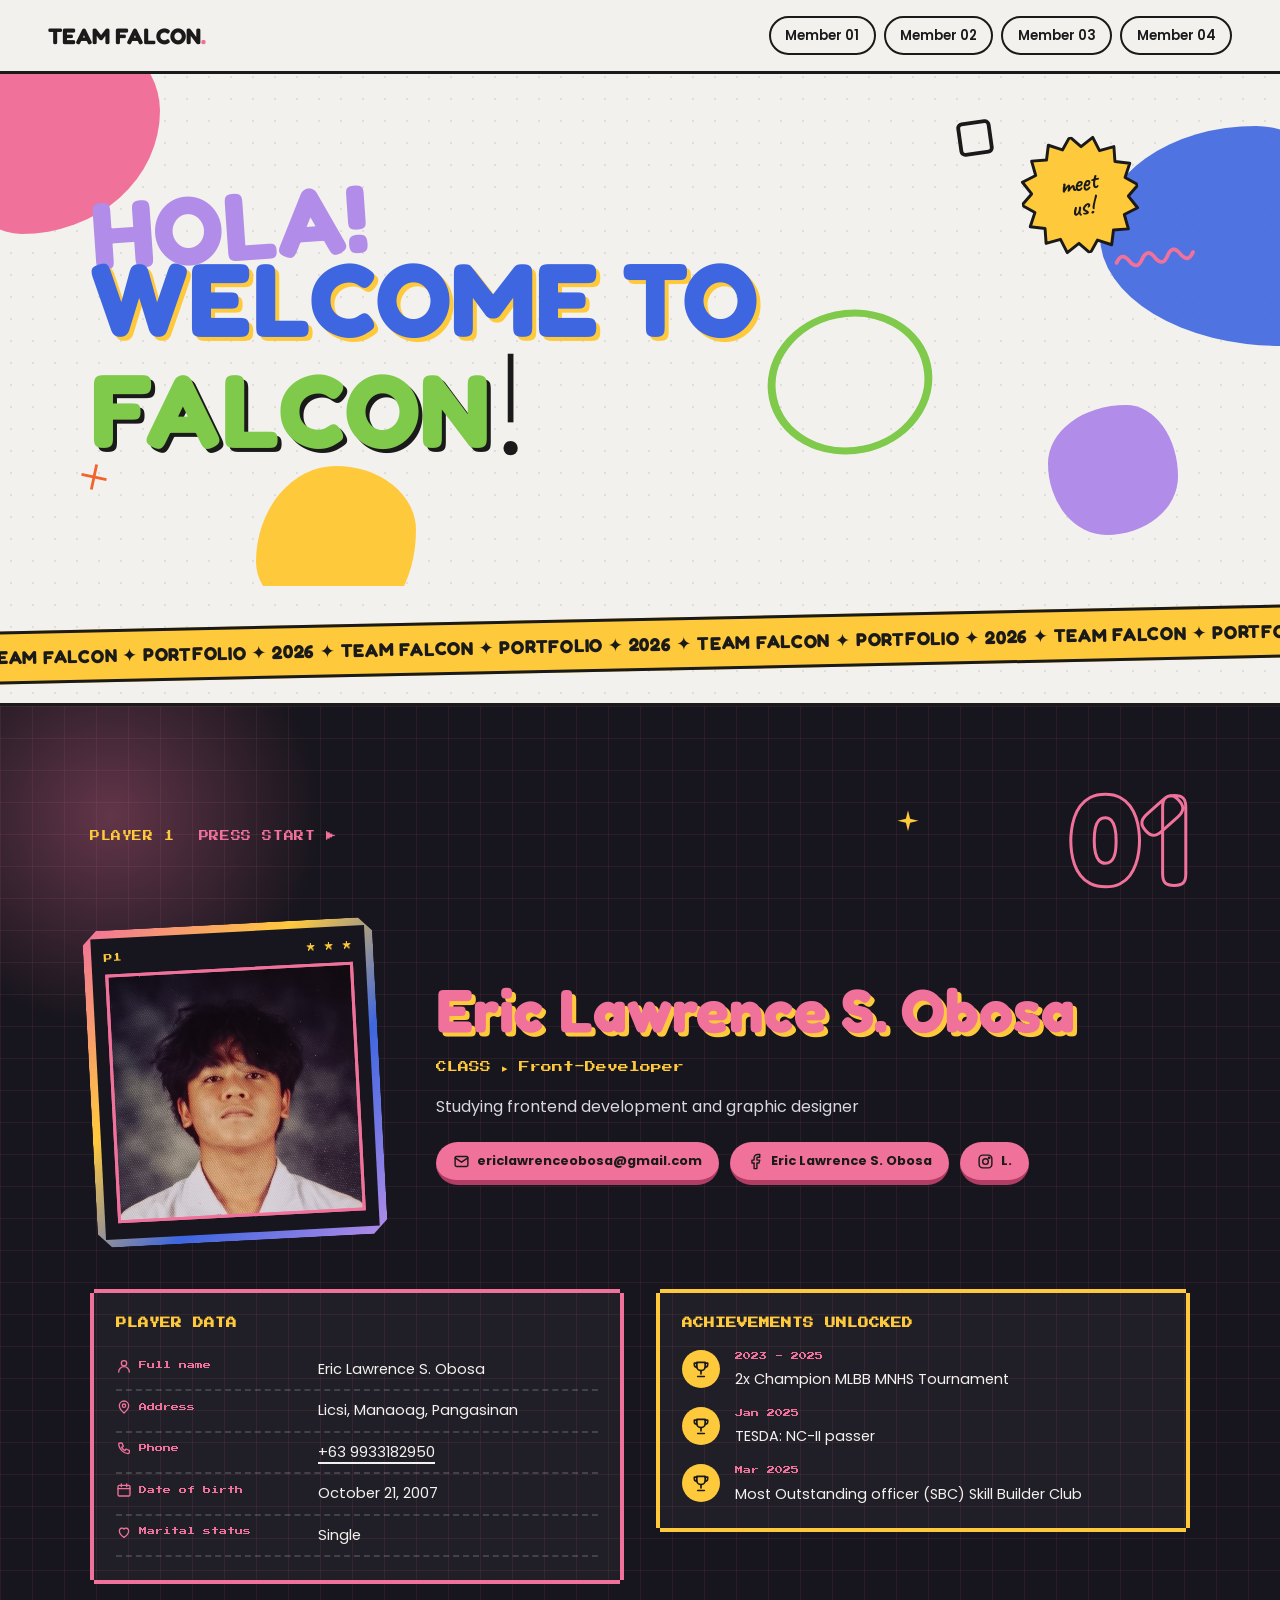
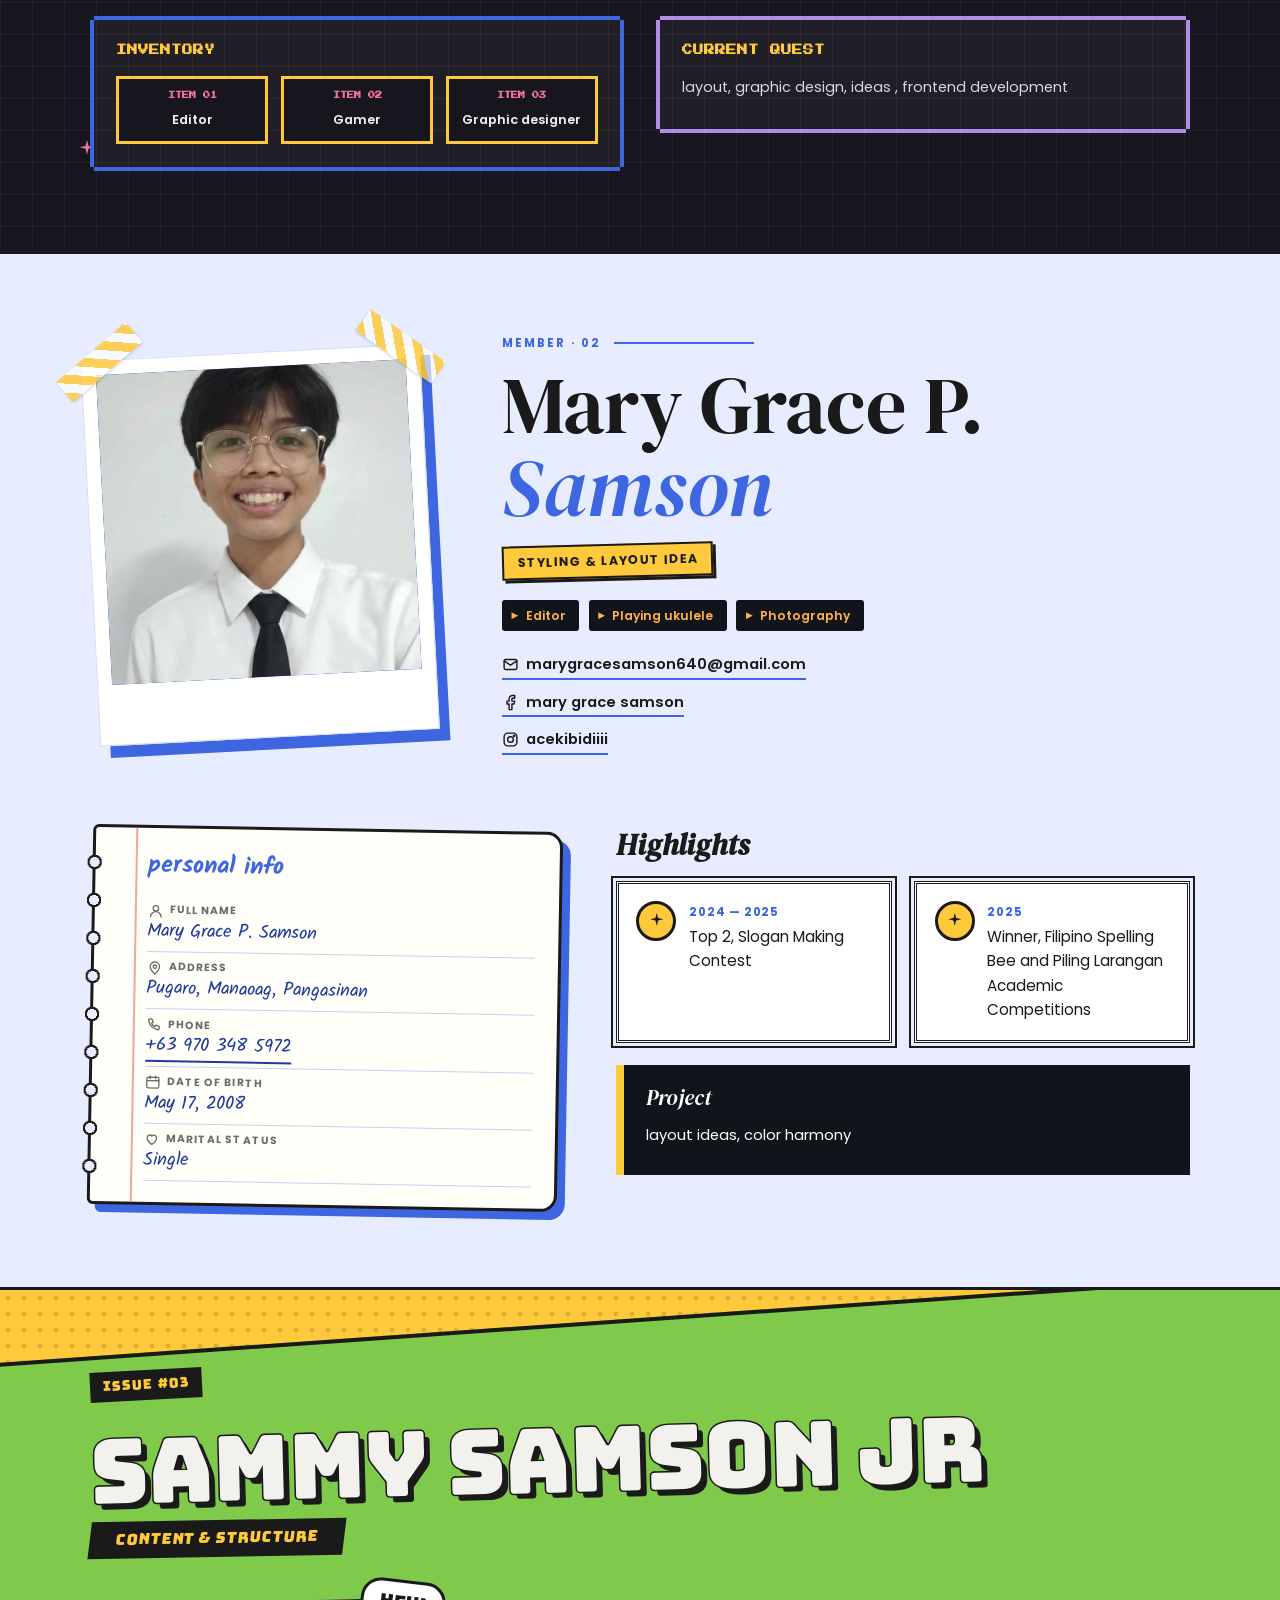
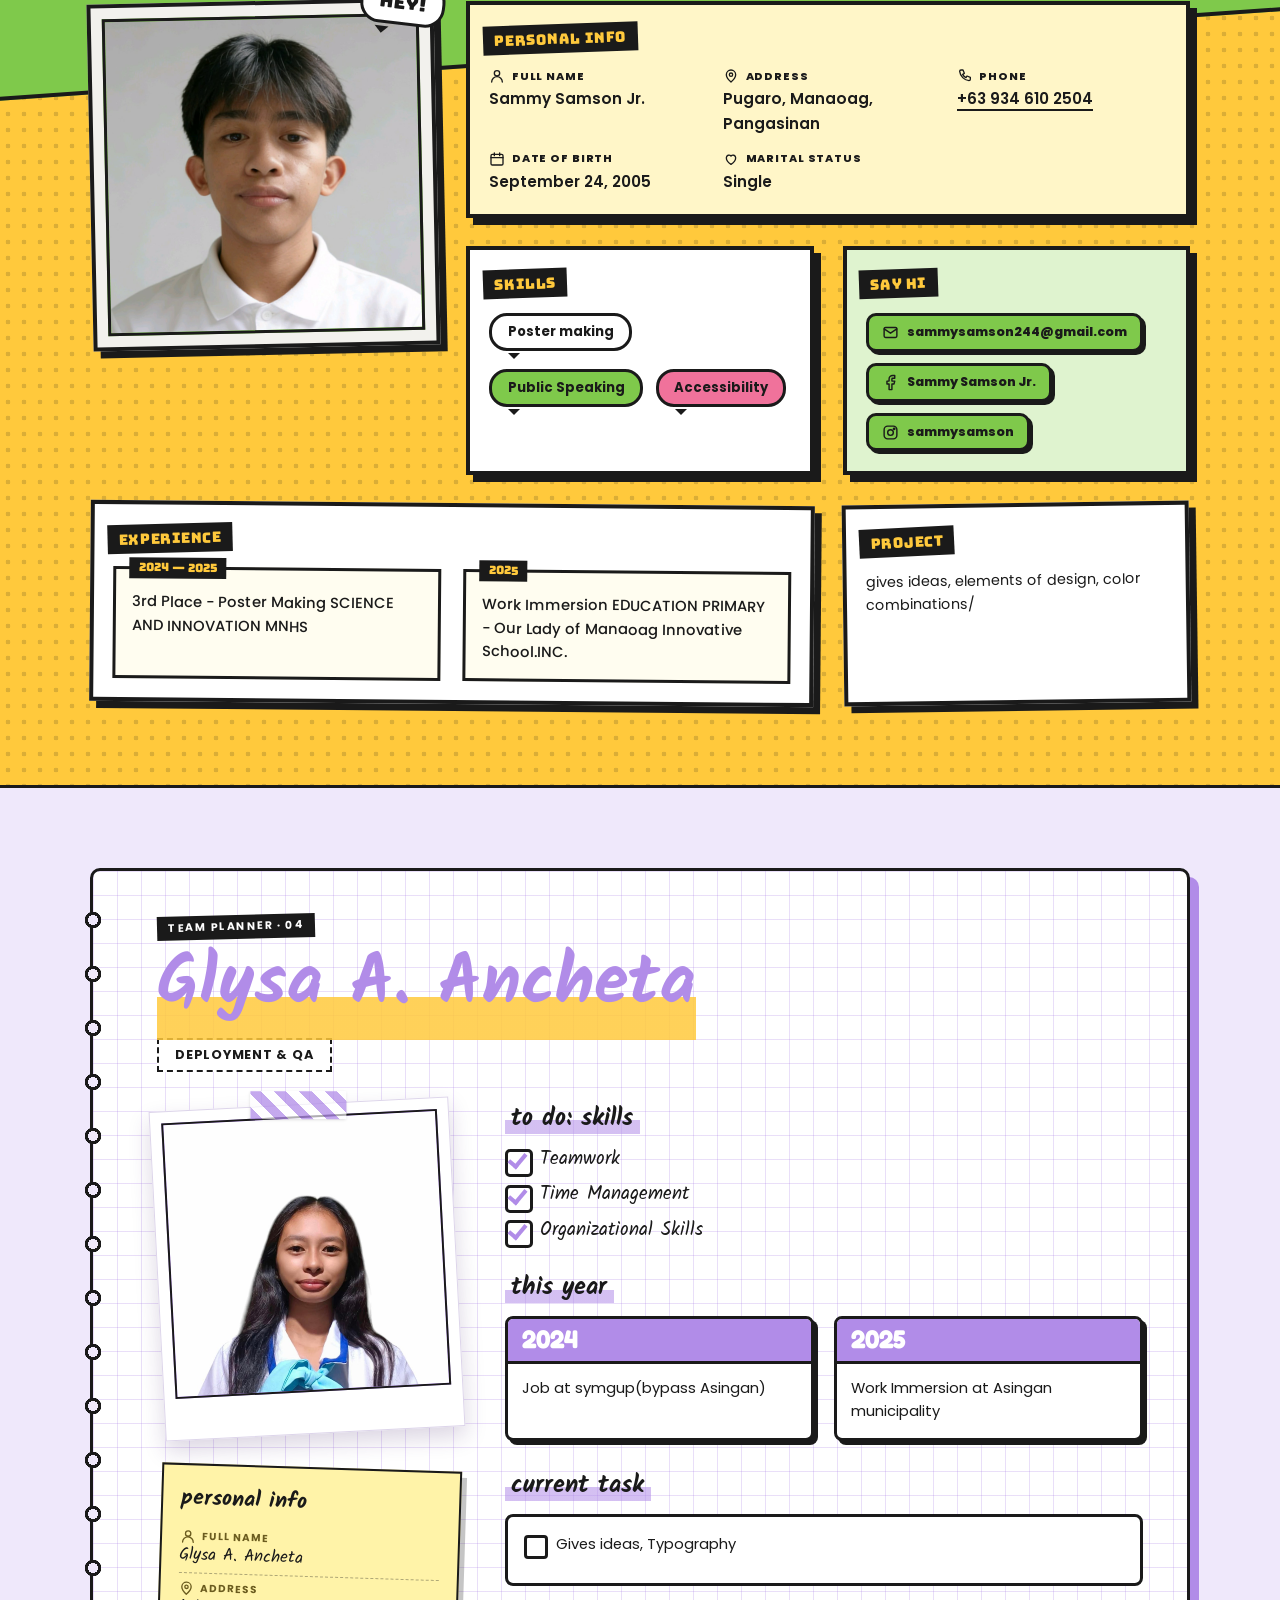
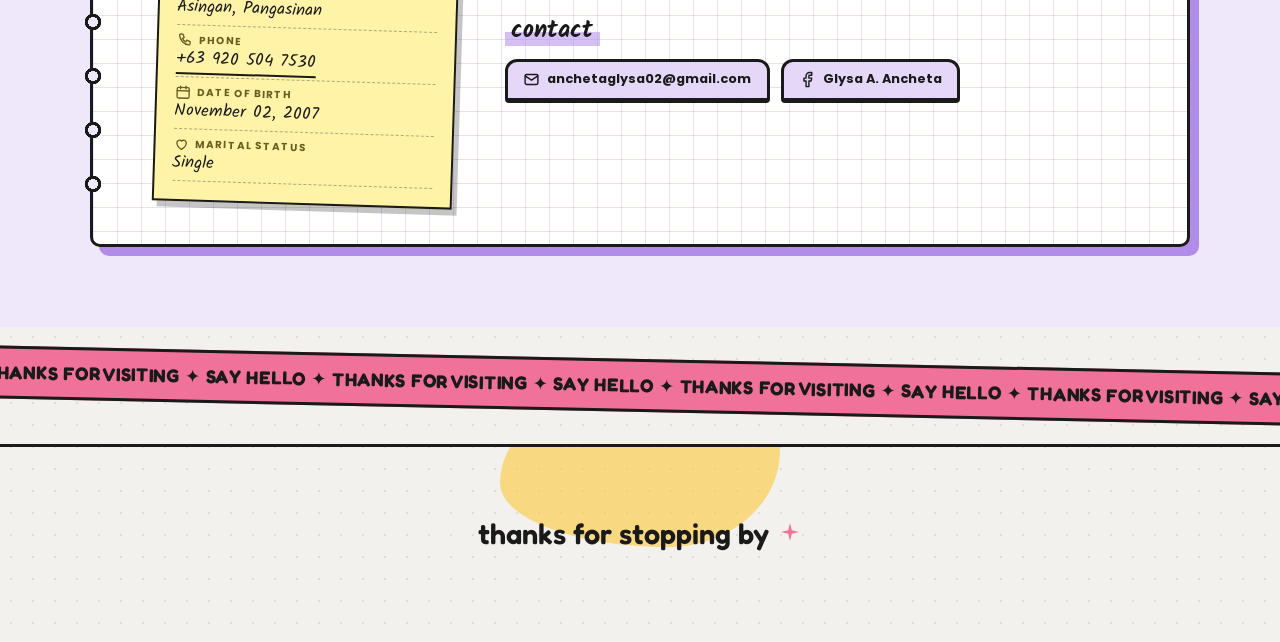
<file: index.html>
<!DOCTYPE html>
<html lang="en">
<head>
<meta charset="UTF-8">
<meta name="viewport" content="width=device-width, initial-scale=1.0">
<title>Team FALCON4</title>
<link rel="preconnect" href="https://fonts.googleapis.com">
<link href="https://fonts.googleapis.com/css2?family=Fredoka:wght@500;600;700&family=Poppins:wght@400;500;600;700&family=Caveat:wght@600;700&family=Press+Start+2P&family=DM+Serif+Display:ital@0;1&family=Bungee&family=Kalam:wght@400;700&display=swap" rel="stylesheet">
<link rel="stylesheet" href="stylereeeee.css"> <!-- explicitly tells the browser that the linked file is a CSS stylesheet that should be loaded and applied to the page.-->
</head>
<body>

<!-- ============ ICON SPRITE (reused via <use>) ============ -->
<svg class="sprite" aria-hidden="true">
  <symbol id="icon-mail" viewBox="0 0 24 24" fill="none" stroke="currentColor" stroke-width="2" stroke-linecap="round" stroke-linejoin="round">
    <rect x="3" y="5" width="18" height="14" rx="2"></rect>
    <path d="M3 7l9 6 9-6"></path>
  </symbol>
  <symbol id="icon-phone" viewBox="0 0 24 24" fill="none" stroke="currentColor" stroke-width="2" stroke-linecap="round" stroke-linejoin="round">
    <path d="M6 3h3l2 5-2.5 1.5a11 11 0 0 0 5 5L15 12l5 2v3a2 2 0 0 1-2 2A16 16 0 0 1 4 5a2 2 0 0 1 2-2z"></path>
  </symbol>
  <symbol id="icon-instagram" viewBox="0 0 24 24" fill="none" stroke="currentColor" stroke-width="2" stroke-linecap="round" stroke-linejoin="round">
    <rect x="3" y="3" width="18" height="18" rx="5"></rect>
    <circle cx="12" cy="12" r="4"></circle>
    <circle cx="17.2" cy="6.8" r="1"></circle>
  </symbol>
  <symbol id="icon-facebook" viewBox="0 0 24 24" fill="none" stroke="currentColor" stroke-width="2" stroke-linecap="round" stroke-linejoin="round">
    <path d="M18 2h-3a5 5 0 0 0-5 5v3H7v4h3v8h4v-8h3l1-4h-4V7a1 1 0 0 1 1-1h3z"></path>
  </symbol>
  <symbol id="icon-user" viewBox="0 0 24 24" fill="none" stroke="currentColor" stroke-width="2" stroke-linecap="round" stroke-linejoin="round">
    <circle cx="12" cy="8" r="4"></circle>
    <path d="M4 21a8 8 0 0 1 16 0"></path>
  </symbol>
  <symbol id="icon-pin" viewBox="0 0 24 24" fill="none" stroke="currentColor" stroke-width="2" stroke-linecap="round" stroke-linejoin="round">
    <path d="M12 21s-7-6.2-7-11a7 7 0 0 1 14 0c0 4.8-7 11-7 11z"></path>
    <circle cx="12" cy="10" r="2.5"></circle>
  </symbol>
  <symbol id="icon-calendar" viewBox="0 0 24 24" fill="none" stroke="currentColor" stroke-width="2" stroke-linecap="round" stroke-linejoin="round">
    <rect x="3" y="5" width="18" height="16" rx="2"></rect>
    <line x1="3" y1="10" x2="21" y2="10"></line>
    <line x1="8" y1="3" x2="8" y2="7"></line>
    <line x1="16" y1="3" x2="16" y2="7"></line>
  </symbol>
  <symbol id="icon-heart" viewBox="0 0 24 24" fill="none" stroke="currentColor" stroke-width="2" stroke-linecap="round" stroke-linejoin="round">
    <path d="M12 20s-7-4.4-7-10a4 4 0 0 1 7-2.5A4 4 0 0 1 19 10c0 5.6-7 10-7 10z"></path>
  </symbol>
  <symbol id="icon-spark" viewBox="0 0 24 24" fill="currentColor">
    <path d="M12 1l1.8 7.3L21 10l-7.2 1.7L12 19l-1.8-7.3L3 10l7.2-1.7L12 1z"></path>
  </symbol>
  <symbol id="icon-burst" viewBox="0 0 100 100" fill="currentColor" stroke="#1A1A1A" stroke-width="2.5" stroke-linejoin="round">
    <polygon points="50.0,0.0 58.0,9.8 69.1,3.8 72.8,15.9 85.4,14.6 84.1,27.2 96.2,30.9 90.2,42.0 100.0,50.0 90.2,58.0 96.2,69.1 84.1,72.8 85.4,85.4 72.8,84.1 69.1,96.2 58.0,90.2 50.0,100.0 42.0,90.2 30.9,96.2 27.2,84.1 14.6,85.4 15.9,72.8 3.8,69.1 9.8,58.0 0.0,50.0 9.8,42.0 3.8,30.9 15.9,27.2 14.6,14.6 27.2,15.9 30.9,3.8 42.0,9.8"></polygon>
  </symbol>
  <symbol id="icon-squiggle" viewBox="0 0 84 16" fill="none" stroke="currentColor" stroke-width="3.5" stroke-linecap="round">
    <path d="M3 8q6-10 12 0t12 0 12 0 12 0 12 0 12 0"></path>
  </symbol>
  <symbol id="icon-trophy" viewBox="0 0 24 24" fill="none" stroke="currentColor" stroke-width="2" stroke-linecap="round" stroke-linejoin="round">
    <path d="M7 4h10v5a5 5 0 0 1-10 0V4z"></path>
    <path d="M17 5h3v2a3 3 0 0 1-3 3M7 5H4v2a3 3 0 0 0 3 3"></path>
    <path d="M12 14v4M8 21h8"></path>
  </symbol>
</svg>

<!-- ============ NAV ============ -->
<header id="top" class="site-header">
  <a class="wordmark" href="#top">TEAM FALCON<span class="wordmark__dot">.</span></a>
  <nav class="nav" aria-label="Primary">
    <a href="#member-01">Member 01</a>
    <a href="#member-02">Member 02</a>
    <a href="#member-03">Member 03</a>
    <a href="#member-04">Member 04</a>
  </nav>
</header>

<main>

  <!-- ============ HERO ============ -->
  <section class="hero">
    <span class="blob blob--hero-1" aria-hidden="true"></span>
    <span class="blob blob--hero-2" aria-hidden="true"></span>
    <span class="blob blob--hero-3" aria-hidden="true"></span>
    <span class="blob blob--hero-4" aria-hidden="true"></span>
    <span class="doodle doodle--hero-1"><svg viewBox="0 0 24 24" fill="none" stroke="currentColor" stroke-width="2"><rect x="4" y="4" width="16" height="16" rx="2"></rect></svg></span>
    <span class="doodle doodle--hero-2"><svg viewBox="0 0 24 24" fill="none" stroke="currentColor" stroke-width="2"><path d="M12 3v18M3 12h18"></path></svg></span>
    <span class="doodle doodle--hero-3"><svg><use href="#icon-squiggle"></use></svg></span>
    <span class="burst burst--hero" aria-hidden="true"><svg><use href="#icon-burst"></use></svg><b>meet<br>us!</b></span>

    <p class="year-badge">HOLA!</p>

    <h1 class="hero__title">
      <span class="hero__title-line hero__title-line--a">WELCOME TO</span>
      <span class="hero__title-line hero__title-line--b">FALCON<svg class="hero__excl" viewBox="0 0 40 160" fill="none" stroke="currentColor" stroke-width="8"><path d="M20 8v96"></path><circle cx="20" cy="140" r="10" fill="currentColor" stroke="none"></circle></svg></span>
    </h1>
  </section>

  <!-- ============ TICKER STRIP (CSS-only animation) ============ -->
  <div class="ticker" aria-hidden="true">
    <div class="ticker__track">
      <span>TEAM FALCON ✦ PORTFOLIO ✦ 2026 ✦ TEAM FALCON ✦ PORTFOLIO ✦ 2026 ✦ TEAM FALCON ✦ PORTFOLIO ✦ 2026 ✦ TEAM FALCON ✦ PORTFOLIO ✦ 2026 ✦ TEAM FALCON ✦ PORTFOLIO ✦ 2026 ✦ TEAM FALCON ✦ PORTFOLIO ✦ 2026 ✦&nbsp;</span>
      <span>TEAM FALCON ✦ PORTFOLIO ✦ 2026 ✦ TEAM FALCON ✦ PORTFOLIO ✦ 2026 ✦ TEAM FALCON ✦ PORTFOLIO ✦ 2026 ✦ TEAM FALCON ✦ PORTFOLIO ✦ 2026 ✦ TEAM FALCON ✦ PORTFOLIO ✦ 2026 ✦ TEAM FALCON ✦ PORTFOLIO ✦ 2026 ✦&nbsp;</span>
    </div>
  </div>


  <!-- ============ MEMBER 01 — ARCADE PLAYER CARD ============ -->
  <section id="member-01" class="member member--eric" aria-labelledby="name-01">
    <span class="doodle eric__spark eric__spark--1" aria-hidden="true"><svg><use href="#icon-spark"></use></svg></span>
    <span class="doodle eric__spark eric__spark--2" aria-hidden="true"><svg><use href="#icon-spark"></use></svg></span>
    <div class="member__inner">

      <div class="eric__top">
        <div class="eric__tags">
          <p class="eric__tag">PLAYER 1</p>
          <p class="eric__tag eric__tag--blink">PRESS START ▶</p>
        </div>
        <span class="eric__num" aria-hidden="true">01</span>
      </div>

      <div class="eric__layout">
        <figure class="eric__card">
          <div class="eric__card-inner">
            <div class="eric__card-bar"><span>P1</span><span>★ ★ ★</span></div>
            <div class="photo-frame">EO
          <img class="photo-frame__img" src="ERIC1BY1.jpg" alt="Photo of Eric Lawrence S. Obosa">
        </div>
          </div>
        </figure>

        <div class="eric__main">
          <h2 id="name-01" class="eric__name">Eric Lawrence S. Obosa</h2>
          <p class="eric__class">CLASS ▸ Front-Developer</p>
          <p class="eric__bio">Studying frontend development and graphic designer</p>
          <ul class="contact-row">
          <li><a href="mailto:ericlawrenceobosa@gmail.com"><svg><use href="#icon-mail"></use></svg>ericlawrenceobosa@gmail.com</a></li>
          <li><a href="https://www.facebook.com/ryurain.taro" target="_blank" rel="noopener noreferrer"><svg><use href="#icon-facebook"></use></svg>Eric Lawrence S. Obosa</a></li>
          <li><a href="https://instagram.com/takamura302?dlrf=MXd0b3hieXZraTlmbg%3D%3D" target="_blank" rel="noopener noreferrer"><svg><use href="#icon-instagram"></use></svg>L.</a></li>
        </ul>
        </div>
      </div>

      <div class="eric__panels">
        <section class="eric__panel eric__panel--data">
          <h3>PLAYER DATA</h3>
          <dl class="info-list">
          <div class="info-list__item"><dt><svg><use href="#icon-user"></use></svg>Full name</dt><dd>Eric Lawrence S. Obosa</dd></div>
          <div class="info-list__item"><dt><svg><use href="#icon-pin"></use></svg>Address</dt><dd>Licsi, Manaoag, Pangasinan</dd></div>
          <div class="info-list__item"><dt><svg><use href="#icon-phone"></use></svg>Phone</dt><dd><a href="tel:+639933182950">+63 9933182950</a></dd></div>
          <div class="info-list__item"><dt><svg><use href="#icon-calendar"></use></svg>Date of birth</dt><dd>October 21, 2007</dd></div>
          <div class="info-list__item"><dt><svg><use href="#icon-heart"></use></svg>Marital status</dt><dd>Single</dd></div>
        </dl>
        </section>

        <section class="eric__panel eric__panel--ach">
          <h3>ACHIEVEMENTS UNLOCKED</h3>
          <ul class="eric__ach-list">
<li class="eric__ach"><span class="eric__trophy" aria-hidden="true"><svg><use href="#icon-trophy"></use></svg></span><div><span class="eric__date">2023 - 2025</span><p>2x Champion MLBB MNHS Tournament</p></div></li>
<li class="eric__ach"><span class="eric__trophy" aria-hidden="true"><svg><use href="#icon-trophy"></use></svg></span><div><span class="eric__date">Jan 2025</span><p>TESDA: NC-II passer</p></div></li>
<li class="eric__ach"><span class="eric__trophy" aria-hidden="true"><svg><use href="#icon-trophy"></use></svg></span><div><span class="eric__date">Mar 2025</span><p>Most Outstanding officer (SBC) Skill Builder Club</p></div></li>
          </ul>
        </section>

        <section class="eric__panel eric__panel--items">
          <h3>INVENTORY</h3>
          <ul class="eric__items">
<li>Editor</li>
<li>Gamer</li>
<li>Graphic designer</li>
          </ul>
        </section>

        <section class="eric__panel eric__panel--quest">
          <h3>CURRENT QUEST</h3>
          <div class="project-card "><p>layout, graphic design, ideas , frontend development</p></div>
        </section>
      </div>

    </div>
  </section>

  <!-- ============ MEMBER 02 — SINGLE POLAROID + NOTEBOOK ============ -->
  <section id="member-02" class="member member--mary" aria-labelledby="name-02">
    <div class="member__inner">

      <div class="mary__layout">
        <figure class="mary__polaroid">
          <span class="mary__tape mary__tape--l" aria-hidden="true"></span>
          <span class="mary__tape mary__tape--r" aria-hidden="true"></span>
          <div class="photo-frame">MS
          <img class="photo-frame__img" src="ACE1BY1.jpg" alt="Photo of Mary Grace P. Samson">
        </div>
        </figure>

        <div class="mary__intro">
          <p class="mary__eyebrow">Member · 02</p>
          <h2 id="name-02" class="mary__name">Mary Grace P. <em>Samson</em></h2>
          <p class="mary__role">Styling &amp; Layout idea</p>
          <ul class="mary__tags" aria-label="Skills">
<li>Editor</li>
<li>Playing ukulele</li>
<li>Photography</li>
          </ul>
          <ul class="contact-row">
          <li><a href="mailto:marygracesamson640@gmail.com"><svg><use href="#icon-mail"></use></svg>marygracesamson640@gmail.com</a></li>
          <li><a href="https://www.facebook.com/acekibidiii#" target="_blank" rel="noopener noreferrer"><svg><use href="#icon-facebook"></use></svg>mary grace samson</a></li>
          <li><a href="https://www.instagram.com/acekibidiiii" target="_blank" rel="noopener noreferrer"><svg><use href="#icon-instagram"></use></svg>acekibidiiii</a></li>
        </ul>
        </div>
      </div>

      <div class="mary__lower">
        <aside class="mary__notebook" aria-label="Personal information">
          <h3>personal info</h3>
          <dl class="info-list">
          <div class="info-list__item"><dt><svg><use href="#icon-user"></use></svg>Full name</dt><dd>Mary Grace P. Samson</dd></div>
          <div class="info-list__item"><dt><svg><use href="#icon-pin"></use></svg>Address</dt><dd>Pugaro, Manaoag, Pangasinan</dd></div>
          <div class="info-list__item"><dt><svg><use href="#icon-phone"></use></svg>Phone</dt><dd><a href="tel:+639703485972">+63 970 348 5972</a></dd></div>
          <div class="info-list__item"><dt><svg><use href="#icon-calendar"></use></svg>Date of birth</dt><dd>May 17, 2008</dd></div>
          <div class="info-list__item"><dt><svg><use href="#icon-heart"></use></svg>Marital status</dt><dd>Single</dd></div>
        </dl>
        </aside>

        <div class="mary__highlights">
          <h3 class="mary__heading">Highlights</h3>
          <ul class="mary__award-list">
<li class="mary__award"><span class="mary__rosette" aria-hidden="true"><svg><use href="#icon-spark"></use></svg></span><span class="mary__award-date">2024 — 2025</span><p>Top 2, Slogan Making Contest</p></li>
<li class="mary__award"><span class="mary__rosette" aria-hidden="true"><svg><use href="#icon-spark"></use></svg></span><span class="mary__award-date">2025</span><p>Winner, Filipino Spelling Bee and Piling Larangan Academic Competitions</p></li>
          </ul>
          <div class="mary__project">
            <p class="mary__heading mary__heading--light">Project</p>
            <div class="project-card "><p>layout ideas, color harmony </p></div>
          </div>
        </div>
      </div>

    </div>
  </section>

  <!-- ============ MEMBER 03 — COMIC POSTER ============ -->
  <section id="member-03" class="member member--sammy" aria-labelledby="name-03">
    <div class="member__inner">

      <div class="sammy__title">
        <span class="sammy__issue">ISSUE #03</span>
        <h2 id="name-03" class="sammy__name">Sammy Samson Jr</h2>
        <p class="sammy__role">Content &amp; Structure</p>
        
      </div>

      <div class="sammy__panels">

        <figure class="sammy__panel sammy__panel--photo">
          <span class="sammy__bubble" aria-hidden="true">hey!</span>
          <div class="photo-frame">
          <img class="photo-frame__img" src="SAMMY1BY1.jpg" alt="Photo of Sammy Samson Jr">
        </div>
        </figure>

        <section class="sammy__panel sammy__panel--info">
          <h3>Personal info</h3>
          <dl class="info-list">
          <div class="info-list__item"><dt><svg><use href="#icon-user"></use></svg>Full name</dt><dd>Sammy Samson Jr.</dd></div>
          <div class="info-list__item"><dt><svg><use href="#icon-pin"></use></svg>Address</dt><dd>Pugaro, Manaoag, Pangasinan</dd></div>
          <div class="info-list__item"><dt><svg><use href="#icon-phone"></use></svg>Phone</dt><dd><a href="tel:+639346102504">+63 934 610 2504</a></dd></div>
          <div class="info-list__item"><dt><svg><use href="#icon-calendar"></use></svg>Date of birth</dt><dd>September 24, 2005</dd></div>
          <div class="info-list__item"><dt><svg><use href="#icon-heart"></use></svg>Marital status</dt><dd>Single</dd></div>
        </dl>
        </section>

        <section class="sammy__panel sammy__panel--skills">
          <h3>Skills</h3>
          <ul class="sammy__bubbles">
<li>Poster making</li>
<li>Public Speaking</li>
<li>Accessibility</li>
          </ul>
        </section>

        <section class="sammy__panel sammy__panel--links">
          <h3>Say hi</h3>
          <ul class="contact-row">
          <li><a href="mailto:sammysamson244@gmail.com"><svg><use href="#icon-mail"></use></svg>sammysamson244@gmail.com</a></li>
          <li><a href="https://www.facebook.com/sammy.samson.jr.567571" target="_blank" rel="noopener noreferrer"><svg><use href="#icon-facebook"></use></svg>Sammy Samson Jr.</a></li>
          <li><a href="https://www.instagram.com/sammysamson244/" target="_blank" rel="noopener noreferrer"><svg><use href="#icon-instagram"></use></svg>sammysamson</a></li>
        </ul>
        </section>

        <section class="sammy__panel sammy__panel--tl">
          <h3>Experience</h3>
          <ul class="sammy__chapters">
<li class="sammy__chapter"><span class="sammy__chapter-date">2024 — 2025</span><p>3rd Place - Poster Making SCIENCE AND INNOVATION MNHS</p></li>
<li class="sammy__chapter"><span class="sammy__chapter-date">2025</span><p>Work Immersion EDUCATION PRIMARY - Our Lady of Manaoag Innovative School.INC.</p></li>
          </ul>
        </section>

        <section class="sammy__panel sammy__panel--project">
          <h3>Project</h3>
          <div class="project-card "><p>gives ideas, elements of design, color combinations/</p></div>
        </section>

      </div>
    </div>
  </section>

  <!-- ============ MEMBER 04 — PLANNER PAGE ============ -->
  <section id="member-04" class="member member--glysa" aria-labelledby="name-04">
    <div class="member__inner">
      <div class="glysa__page">
        <span class="glysa__rings" aria-hidden="true"></span>

        <header class="glysa__head">
          <p class="glysa__label">TEAM PLANNER · 04</p>
          <h2 id="name-04" class="glysa__name">Glysa A. Ancheta</h2>
          <p class="glysa__role">Deployment &amp; QA</p>
        </header>

        <div class="glysa__cols">
          <aside class="glysa__side">
            <figure class="glysa__photo">
              <span class="glysa__tape" aria-hidden="true"></span>
              <div class="photo-frame">
          <img class="photo-frame__img" src="gggg.jpg" alt="Photo of Glysa A. Ancheta">
        </div>
            </figure>

            <aside class="glysa__sticky" aria-label="Personal information">
              <h3>personal info</h3>
              <dl class="info-list">
          <div class="info-list__item"><dt><svg><use href="#icon-user"></use></svg>Full name</dt><dd>Glysa A. Ancheta</dd></div>
          <div class="info-list__item"><dt><svg><use href="#icon-pin"></use></svg>Address</dt><dd>Asingan, Pangasinan</dd></div>
          <div class="info-list__item"><dt><svg><use href="#icon-phone"></use></svg>Phone</dt><dd><a href="tel:+639205047530">+63 920 504 7530</a></dd></div>
          <div class="info-list__item"><dt><svg><use href="#icon-calendar"></use></svg>Date of birth</dt><dd>November 02, 2007</dd></div>
          <div class="info-list__item"><dt><svg><use href="#icon-heart"></use></svg>Marital status</dt><dd>Single</dd></div>
        </dl>
            </aside>
          </aside>

          <div class="glysa__main">
            <section class="glysa__block">
              <h3>to do: skills</h3>
              <ul class="glysa__checklist">
<li>Teamwork</li>
<li>Time Management</li>
<li>Organizational Skills</li>
              </ul>
            </section>

            <section class="glysa__block">
              <h3>this year</h3>
              <ul class="glysa__cals">
<li class="glysa__cal"><span class="glysa__cal-year">2024</span><p>Job at symgup(bypass Asingan)</p></li>
<li class="glysa__cal"><span class="glysa__cal-year">2025</span><p>Work Immersion at Asingan municipality</p></li>
              </ul>
            </section>

            <section class="glysa__block">
              <h3>current task</h3>
              <div class="project-card "><p>Gives ideas, Typography</p><p class="project-card__stack"></p><div class="project-card__links"><a href="#"></a><a href="#"></a></div></div>
            </section>

            <section class="glysa__block">
              <h3>contact</h3>
              <ul class="contact-row">
          <li><a href="mailto:anchetaglysa02@gmail.com"><svg><use href="#icon-mail"></use></svg>anchetaglysa02@gmail.com</a></li>
          <li><a href="https://www.facebook.com/glysa.ancheta.5" target="_blank" rel="noopener noreferrer"><svg><use href="#icon-facebook"></use></svg>Glysa A. Ancheta</a></li>
        </ul>
            </section>
          </div>
        </div>
      </div>
    </div>
  </section>

  <!-- ============ TICKER STRIP #2 ============ -->
  <div class="ticker ticker--pink ticker--reverse" aria-hidden="true">
    <div class="ticker__track">
      <span>THANKS FOR VISITING ✦ SAY HELLO ✦ THANKS FOR VISITING ✦ SAY HELLO ✦ THANKS FOR VISITING ✦ SAY HELLO ✦ THANKS FOR VISITING ✦ SAY HELLO ✦ THANKS FOR VISITING ✦ SAY HELLO ✦ THANKS FOR VISITING ✦ SAY HELLO ✦&nbsp;</span>
      <span>THANKS FOR VISITING ✦ SAY HELLO ✦ THANKS FOR VISITING ✦ SAY HELLO ✦ THANKS FOR VISITING ✦ SAY HELLO ✦ THANKS FOR VISITING ✦ SAY HELLO ✦ THANKS FOR VISITING ✦ SAY HELLO ✦ THANKS FOR VISITING ✦ SAY HELLO ✦&nbsp;</span>
    </div>
  </div>

</main>

<footer class="site-footer">
  <span class="blob blob--footer" aria-hidden="true"></span>
  <p class="site-footer__title">thanks for stopping by<svg class="site-footer__spark"><use href="#icon-spark"></use></svg></p>
</footer>

</body>
</html>
</file>
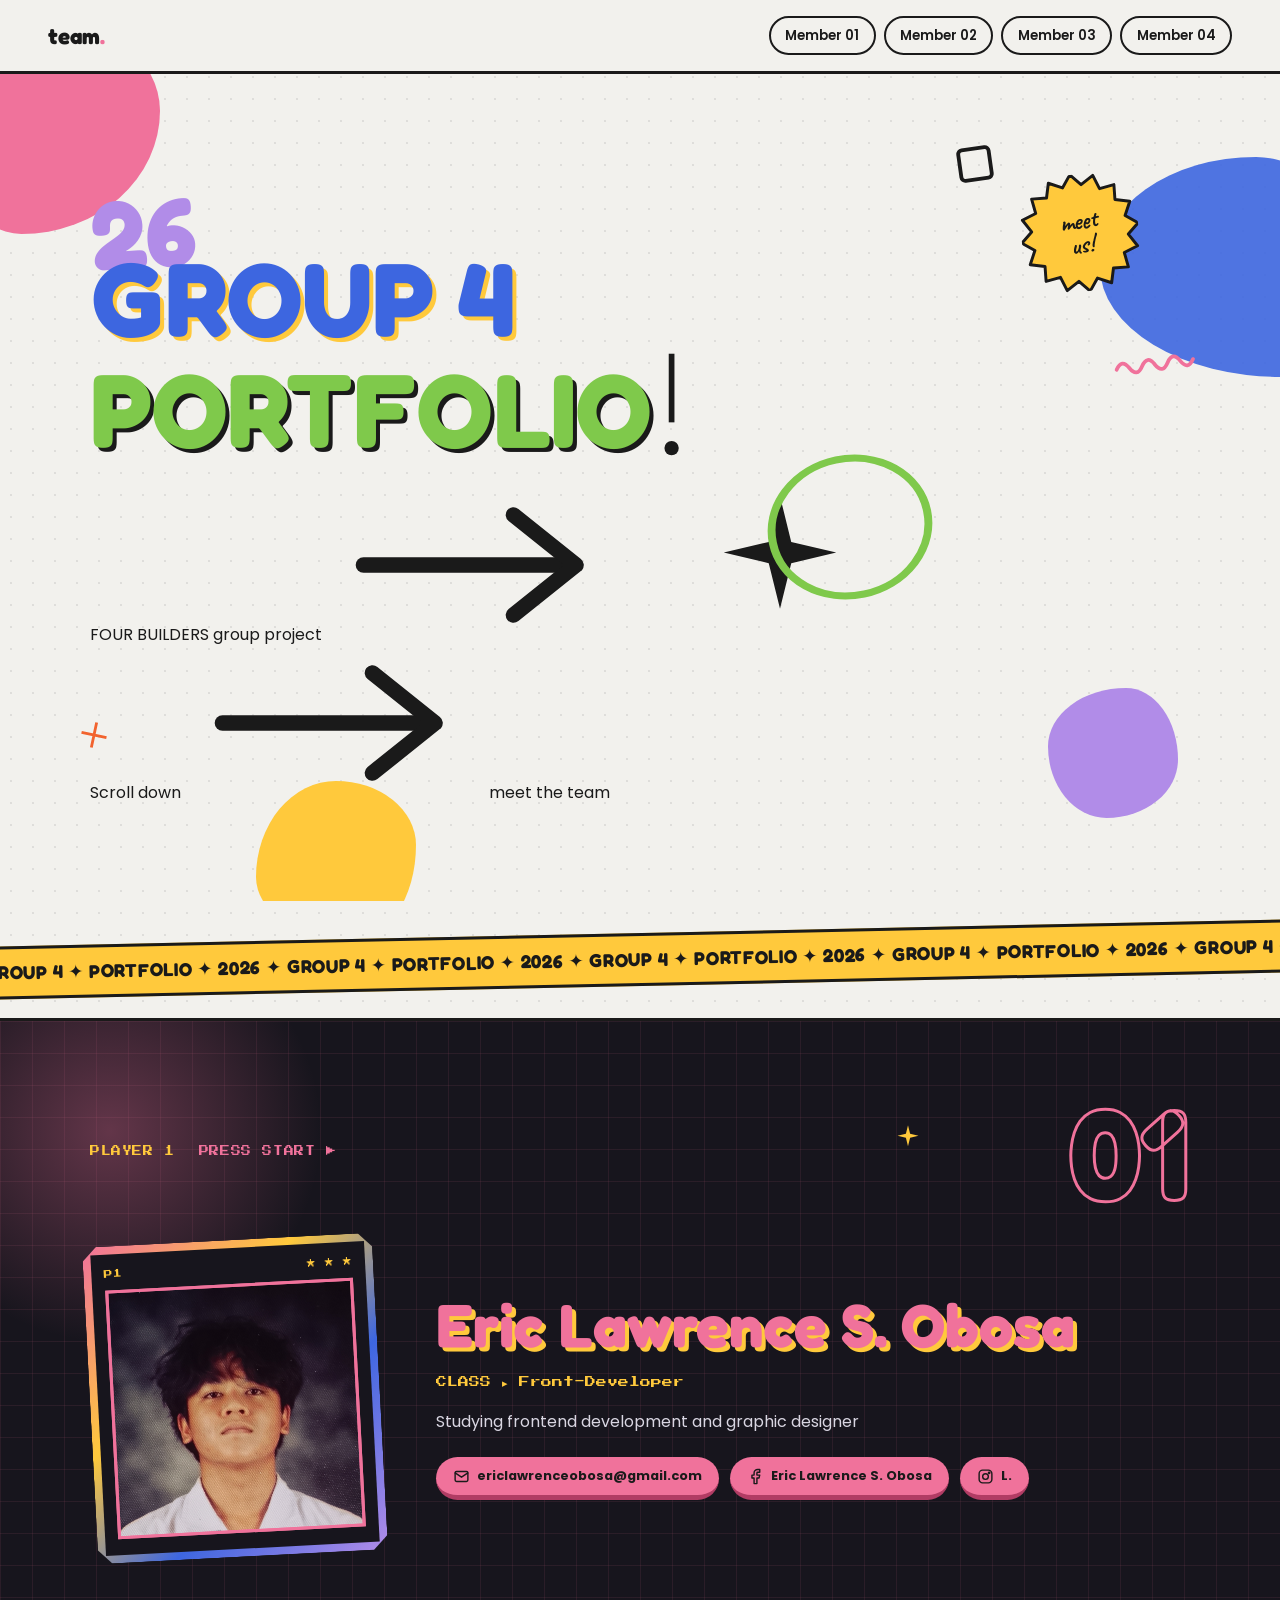
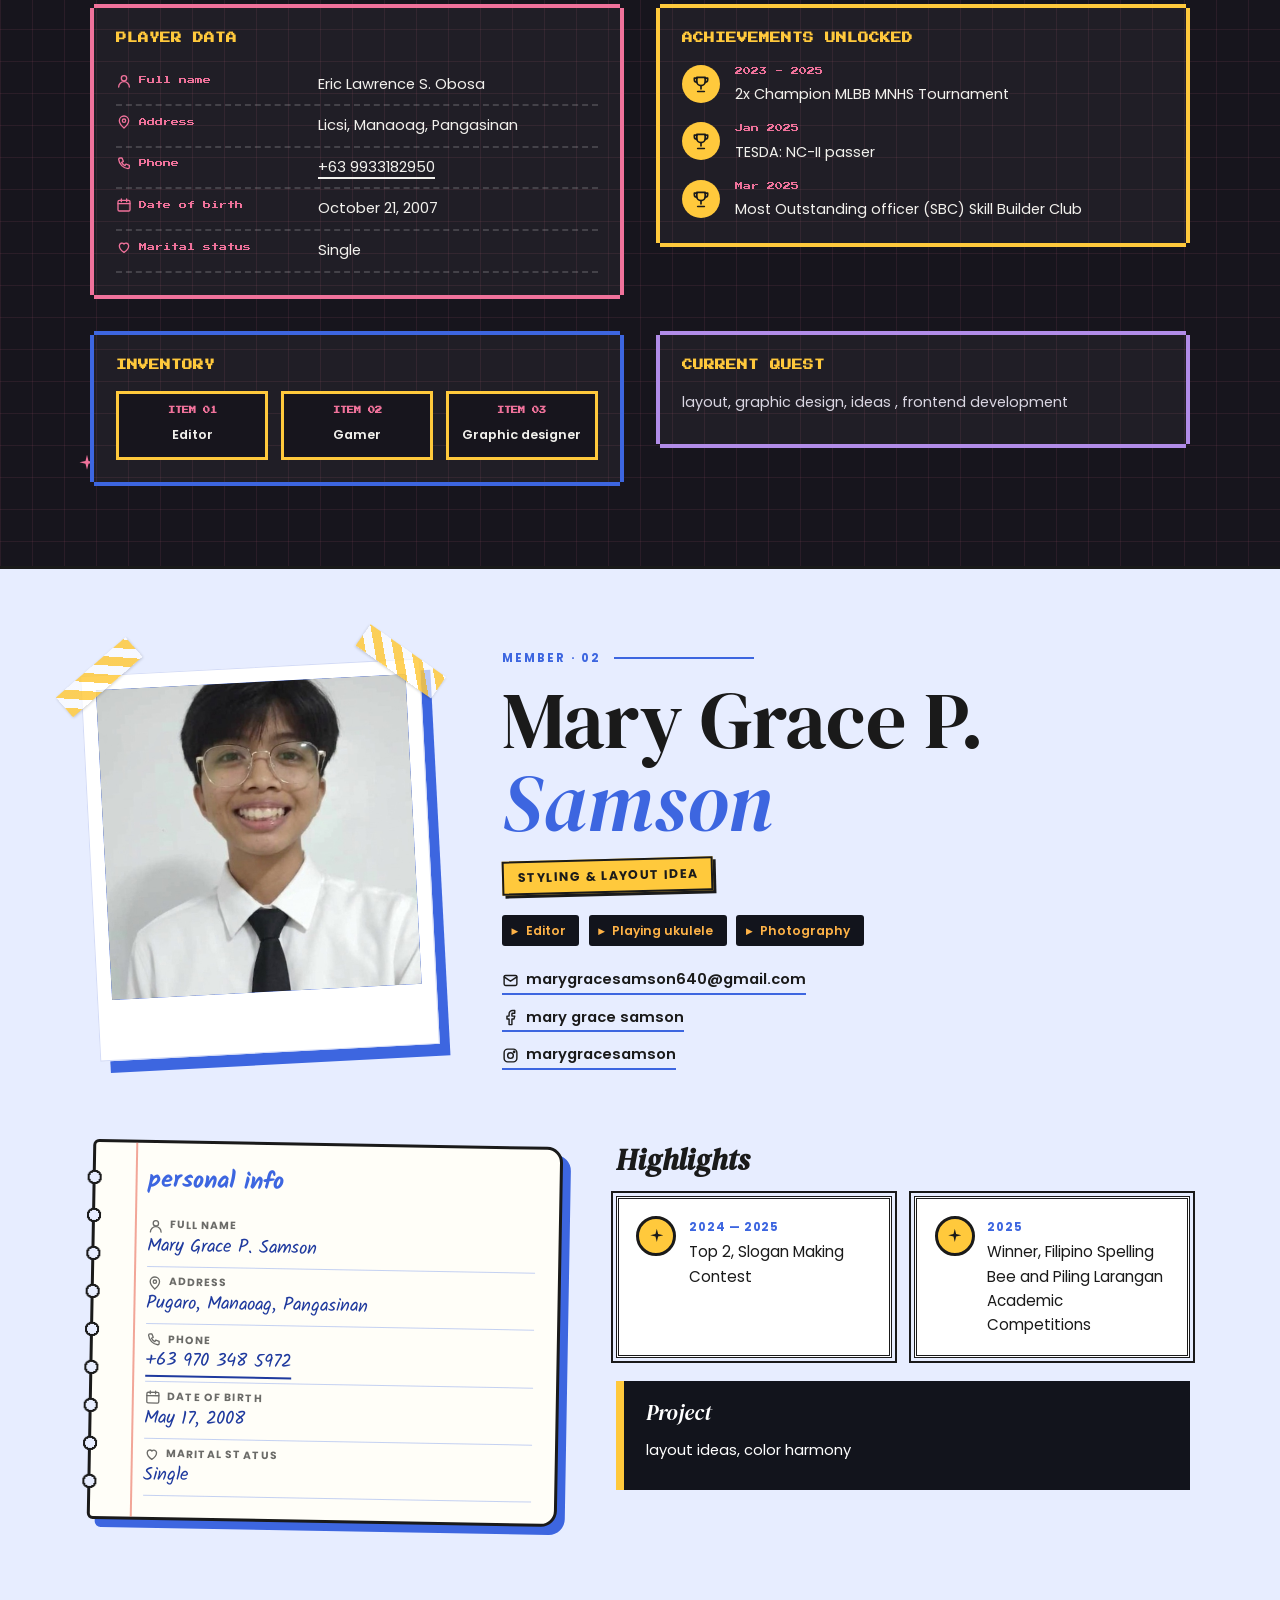
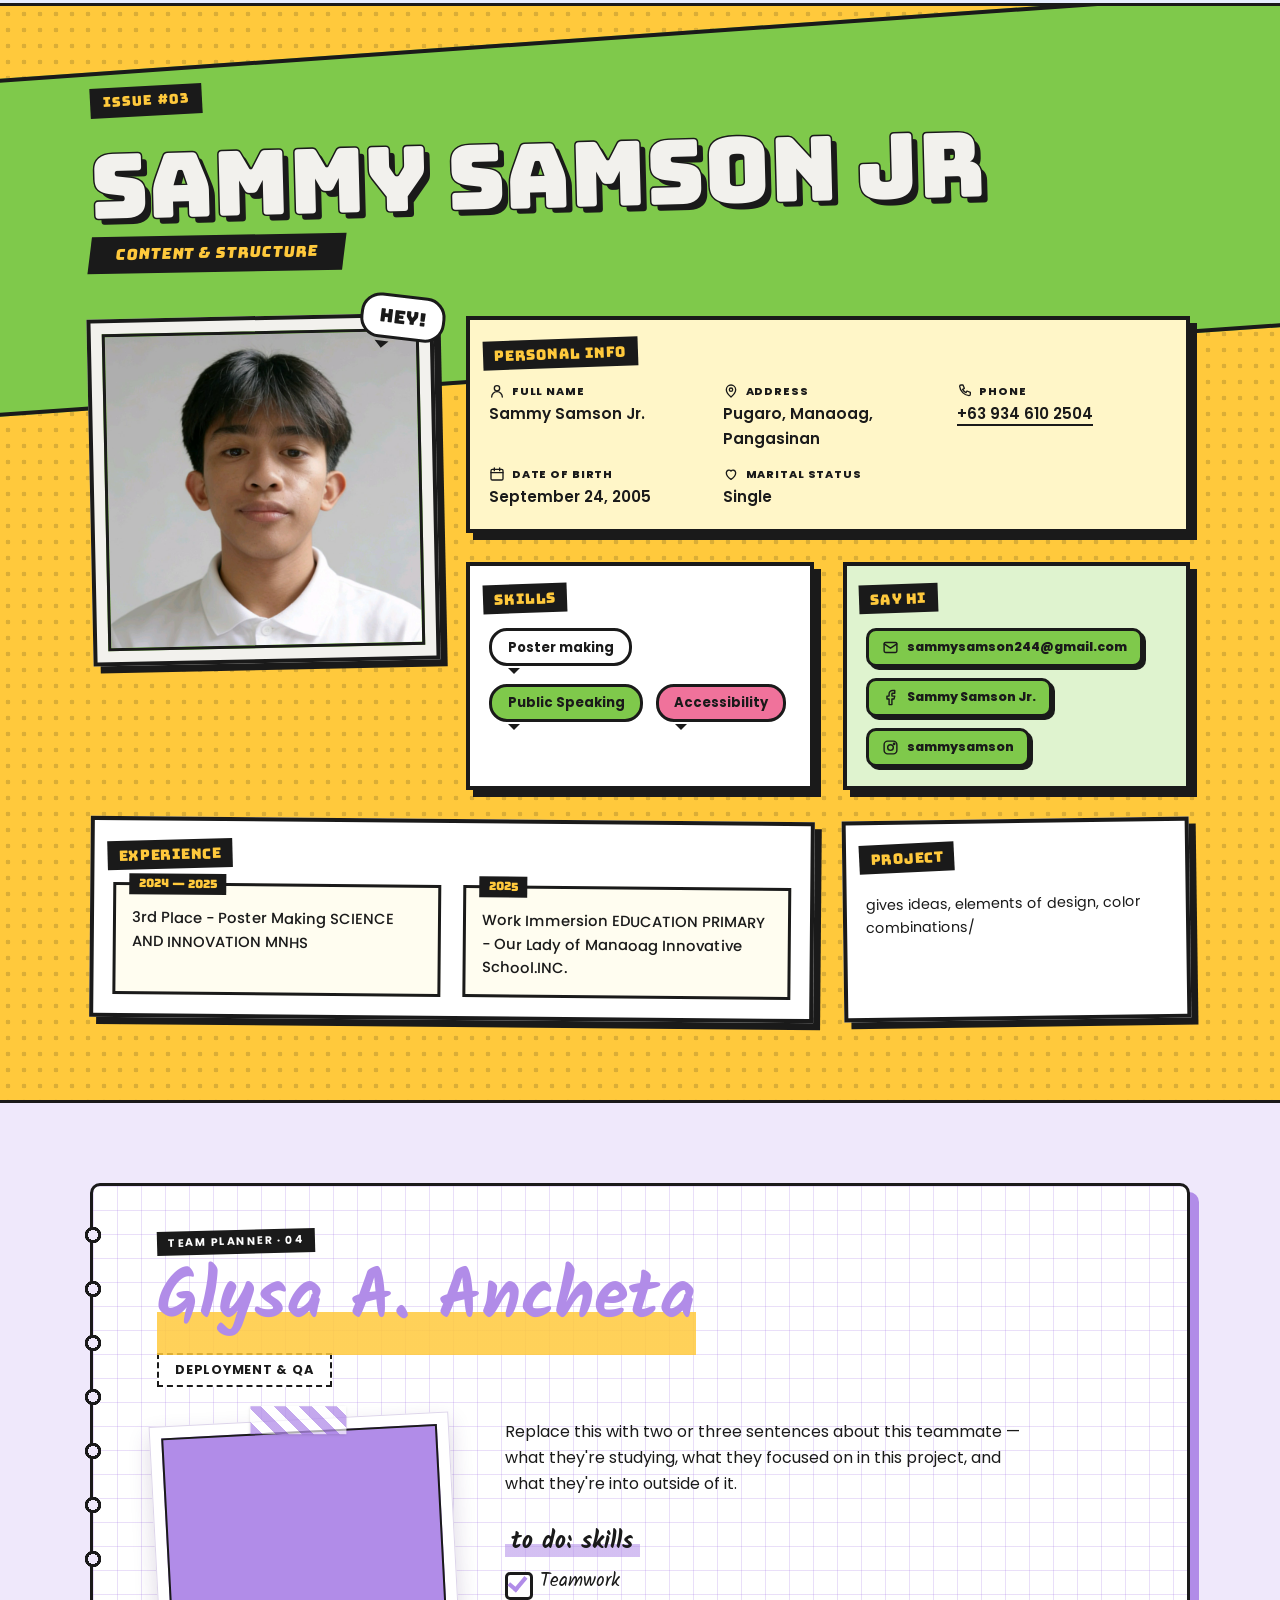
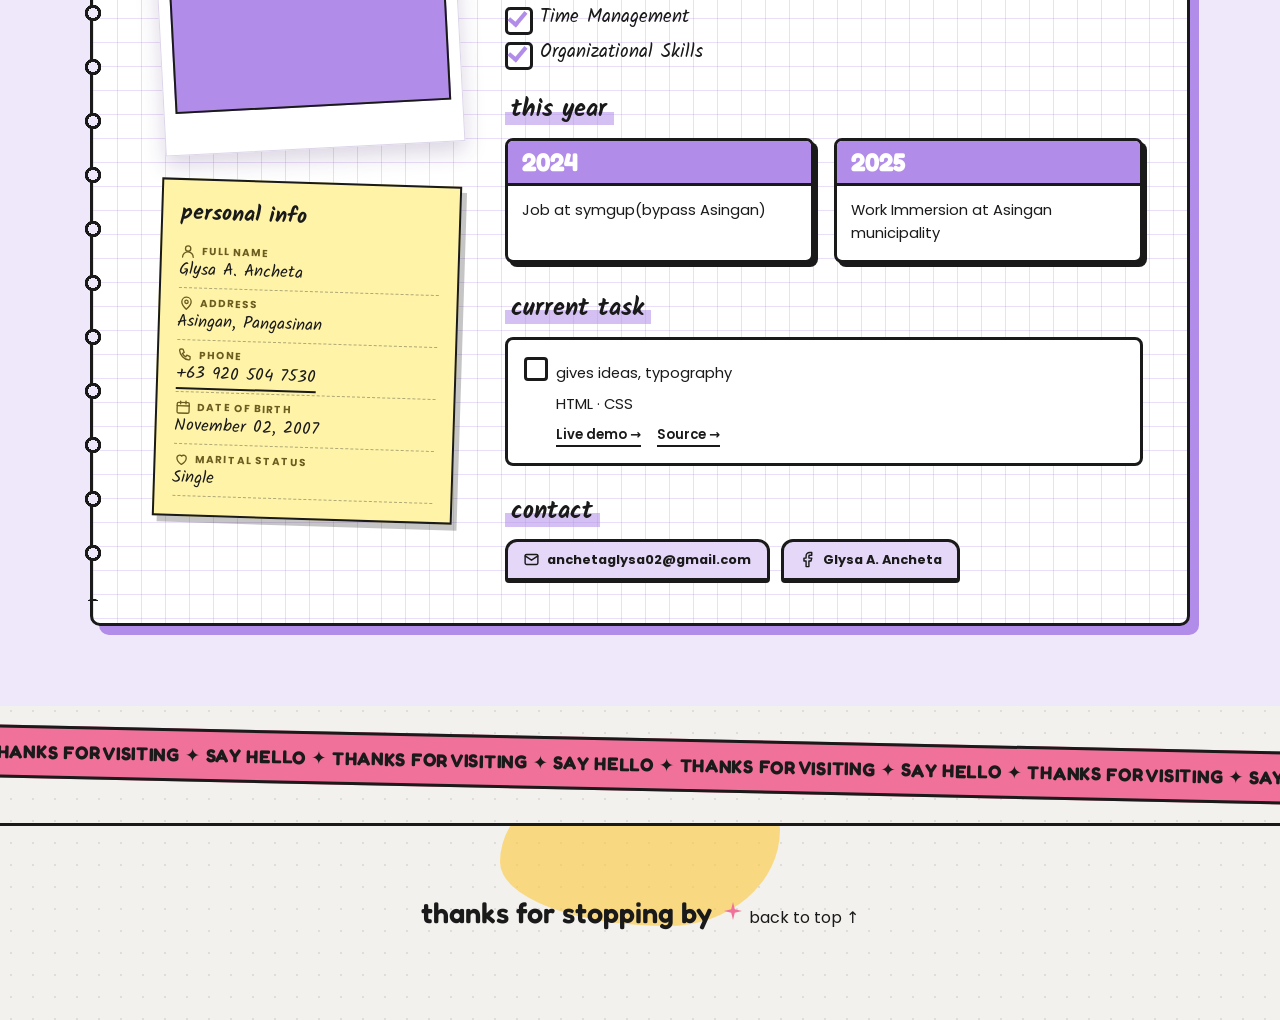
<file: indexxxx.html>
<!DOCTYPE html>
<html lang="en">
<head>
<meta charset="UTF-8">
<meta name="viewport" content="width=device-width, initial-scale=1.0">
<title>Team Portfolio 2026</title>
<link rel="preconnect" href="https://fonts.googleapis.com">
<link href="https://fonts.googleapis.com/css2?family=Fredoka:wght@500;600;700&family=Poppins:wght@400;500;600;700&family=Caveat:wght@600;700&family=Press+Start+2P&family=DM+Serif+Display:ital@0;1&family=Bungee&family=Kalam:wght@400;700&display=swap" rel="stylesheet">
<link rel="stylesheet" href="stylereeeee.css"> <!-- explicitly tells the browser that the linked file is a CSS stylesheet that should be loaded and applied to the page.-->
</head>
<body>

<!-- ============ ICON SPRITE (reused via <use>) ============ -->
<svg class="sprite" aria-hidden="true">
  <symbol id="icon-mail" viewBox="0 0 24 24" fill="none" stroke="currentColor" stroke-width="2" stroke-linecap="round" stroke-linejoin="round">
    <rect x="3" y="5" width="18" height="14" rx="2"></rect>
    <path d="M3 7l9 6 9-6"></path>
  </symbol>
  <symbol id="icon-phone" viewBox="0 0 24 24" fill="none" stroke="currentColor" stroke-width="2" stroke-linecap="round" stroke-linejoin="round">
    <path d="M6 3h3l2 5-2.5 1.5a11 11 0 0 0 5 5L15 12l5 2v3a2 2 0 0 1-2 2A16 16 0 0 1 4 5a2 2 0 0 1 2-2z"></path>
  </symbol>
  <symbol id="icon-instagram" viewBox="0 0 24 24" fill="none" stroke="currentColor" stroke-width="2" stroke-linecap="round" stroke-linejoin="round">
    <rect x="3" y="3" width="18" height="18" rx="5"></rect>
    <circle cx="12" cy="12" r="4"></circle>
    <circle cx="17.2" cy="6.8" r="1"></circle>
  </symbol>
  <symbol id="icon-facebook" viewBox="0 0 24 24" fill="none" stroke="currentColor" stroke-width="2" stroke-linecap="round" stroke-linejoin="round">
    <path d="M18 2h-3a5 5 0 0 0-5 5v3H7v4h3v8h4v-8h3l1-4h-4V7a1 1 0 0 1 1-1h3z"></path>
  </symbol>
  <symbol id="icon-linkedin" viewBox="0 0 24 24" fill="none" stroke="currentColor" stroke-width="2" stroke-linecap="round" stroke-linejoin="round">
    <rect x="3" y="3" width="18" height="18" rx="3"></rect>
    <line x1="7" y1="10" x2="7" y2="17"></line>
    <circle cx="7" cy="6.5" r="1"></circle>
    <path d="M11 17v-4.5a2.5 2.5 0 0 1 5 0V17"></path>
    <line x1="11" y1="10" x2="11" y2="17"></line>
  </symbol>
  <symbol id="icon-user" viewBox="0 0 24 24" fill="none" stroke="currentColor" stroke-width="2" stroke-linecap="round" stroke-linejoin="round">
    <circle cx="12" cy="8" r="4"></circle>
    <path d="M4 21a8 8 0 0 1 16 0"></path>
  </symbol>
  <symbol id="icon-pin" viewBox="0 0 24 24" fill="none" stroke="currentColor" stroke-width="2" stroke-linecap="round" stroke-linejoin="round">
    <path d="M12 21s-7-6.2-7-11a7 7 0 0 1 14 0c0 4.8-7 11-7 11z"></path>
    <circle cx="12" cy="10" r="2.5"></circle>
  </symbol>
  <symbol id="icon-calendar" viewBox="0 0 24 24" fill="none" stroke="currentColor" stroke-width="2" stroke-linecap="round" stroke-linejoin="round">
    <rect x="3" y="5" width="18" height="16" rx="2"></rect>
    <line x1="3" y1="10" x2="21" y2="10"></line>
    <line x1="8" y1="3" x2="8" y2="7"></line>
    <line x1="16" y1="3" x2="16" y2="7"></line>
  </symbol>
  <symbol id="icon-heart" viewBox="0 0 24 24" fill="none" stroke="currentColor" stroke-width="2" stroke-linecap="round" stroke-linejoin="round">
    <path d="M12 20s-7-4.4-7-10a4 4 0 0 1 7-2.5A4 4 0 0 1 19 10c0 5.6-7 10-7 10z"></path>
  </symbol>
  <symbol id="icon-spark" viewBox="0 0 24 24" fill="currentColor">
    <path d="M12 1l1.8 7.3L21 10l-7.2 1.7L12 19l-1.8-7.3L3 10l7.2-1.7L12 1z"></path>
  </symbol>
  <symbol id="icon-burst" viewBox="0 0 100 100" fill="currentColor" stroke="#1A1A1A" stroke-width="2.5" stroke-linejoin="round">
    <polygon points="50.0,0.0 58.0,9.8 69.1,3.8 72.8,15.9 85.4,14.6 84.1,27.2 96.2,30.9 90.2,42.0 100.0,50.0 90.2,58.0 96.2,69.1 84.1,72.8 85.4,85.4 72.8,84.1 69.1,96.2 58.0,90.2 50.0,100.0 42.0,90.2 30.9,96.2 27.2,84.1 14.6,85.4 15.9,72.8 3.8,69.1 9.8,58.0 0.0,50.0 9.8,42.0 3.8,30.9 15.9,27.2 14.6,14.6 27.2,15.9 30.9,3.8 42.0,9.8"></polygon>
  </symbol>
  <symbol id="icon-squiggle" viewBox="0 0 84 16" fill="none" stroke="currentColor" stroke-width="3.5" stroke-linecap="round">
    <path d="M3 8q6-10 12 0t12 0 12 0 12 0 12 0 12 0"></path>
  </symbol>
  <symbol id="icon-arrow" viewBox="0 0 40 24" fill="none" stroke="currentColor" stroke-width="2.5" stroke-linecap="round" stroke-linejoin="round">
    <path d="M2 12h32"></path>
    <path d="M26 4l10 8-10 8"></path>
  </symbol>
  <symbol id="icon-trophy" viewBox="0 0 24 24" fill="none" stroke="currentColor" stroke-width="2" stroke-linecap="round" stroke-linejoin="round">
    <path d="M7 4h10v5a5 5 0 0 1-10 0V4z"></path>
    <path d="M17 5h3v2a3 3 0 0 1-3 3M7 5H4v2a3 3 0 0 0 3 3"></path>
    <path d="M12 14v4M8 21h8"></path>
  </symbol>
</svg>

<!-- ============ NAV ============ -->
<header id="top" class="site-header">
  <a class="wordmark" href="#top">team<span class="wordmark__dot">.</span></a>
  <nav class="nav" aria-label="Primary">
    <a href="#member-01">Member 01</a>
    <a href="#member-02">Member 02</a>
    <a href="#member-03">Member 03</a>
    <a href="#member-04">Member 04</a>
  </nav>
</header>

<main>

  <!-- ============ HERO ============ -->
  <section class="hero">
    <span class="blob blob--hero-1" aria-hidden="true"></span>
    <span class="blob blob--hero-2" aria-hidden="true"></span>
    <span class="blob blob--hero-3" aria-hidden="true"></span>
    <span class="blob blob--hero-4" aria-hidden="true"></span>
    <span class="doodle doodle--hero-1"><svg viewBox="0 0 24 24" fill="none" stroke="currentColor" stroke-width="2"><rect x="4" y="4" width="16" height="16" rx="2"></rect></svg></span>
    <span class="doodle doodle--hero-2"><svg viewBox="0 0 24 24" fill="none" stroke="currentColor" stroke-width="2"><path d="M12 3v18M3 12h18"></path></svg></span>
    <span class="doodle doodle--hero-3"><svg><use href="#icon-squiggle"></use></svg></span>
    <span class="burst burst--hero" aria-hidden="true"><svg><use href="#icon-burst"></use></svg><b>meet<br>us!</b></span>

    <p class="year-badge">26</p>

    <h1 class="hero__title">
      <span class="hero__title-line hero__title-line--a">GROUP 4</span>
      <span class="hero__title-line hero__title-line--b">PORTFOLIO<svg class="hero__excl" viewBox="0 0 40 160" fill="none" stroke="currentColor" stroke-width="8"><path d="M20 8v96"></path><circle cx="20" cy="140" r="10" fill="currentColor" stroke="none"></circle></svg></span>
    </h1>

    <div class="hero__tagrow">
      <span class="tag-label">FOUR BUILDERS</span>
      <span class="tag-chip">group project <svg class="tag-chip__icon"><use href="#icon-arrow"></use></svg></span>
      <svg class="spark spark--hero"><use href="#icon-spark"></use></svg>
    </div>

    <p class="hero__caption">
      Scroll down <svg class="inline-arrow"><use href="#icon-arrow"></use></svg> meet the team
    </p>
  </section>

  <!-- ============ TICKER STRIP (CSS-only animation) ============ -->
  <div class="ticker" aria-hidden="true">
    <div class="ticker__track">
      <span>GROUP 4 ✦ PORTFOLIO ✦ 2026 ✦ GROUP 4 ✦ PORTFOLIO ✦ 2026 ✦ GROUP 4 ✦ PORTFOLIO ✦ 2026 ✦ GROUP 4 ✦ PORTFOLIO ✦ 2026 ✦ GROUP 4 ✦ PORTFOLIO ✦ 2026 ✦ GROUP 4 ✦ PORTFOLIO ✦ 2026 ✦&nbsp;</span>
      <span>GROUP 4 ✦ PORTFOLIO ✦ 2026 ✦ GROUP 4 ✦ PORTFOLIO ✦ 2026 ✦ GROUP 4 ✦ PORTFOLIO ✦ 2026 ✦ GROUP 4 ✦ PORTFOLIO ✦ 2026 ✦ GROUP 4 ✦ PORTFOLIO ✦ 2026 ✦ GROUP 4 ✦ PORTFOLIO ✦ 2026 ✦&nbsp;</span>
    </div>
  </div>


  <!-- ============ MEMBER 01 — ARCADE PLAYER CARD ============ -->
  <section id="member-01" class="member member--eric" aria-labelledby="name-01">
    <span class="doodle eric__spark eric__spark--1" aria-hidden="true"><svg><use href="#icon-spark"></use></svg></span>
    <span class="doodle eric__spark eric__spark--2" aria-hidden="true"><svg><use href="#icon-spark"></use></svg></span>
    <div class="member__inner">

      <div class="eric__top">
        <div class="eric__tags">
          <p class="eric__tag">PLAYER 1</p>
          <p class="eric__tag eric__tag--blink">PRESS START ▶</p>
        </div>
        <span class="eric__num" aria-hidden="true">01</span>
      </div>

      <div class="eric__layout">
        <figure class="eric__card">
          <div class="eric__card-inner">
            <div class="eric__card-bar"><span>P1</span><span>★ ★ ★</span></div>
            <div class="photo-frame">EO
          <img class="photo-frame__img" src="ERIC1BY1.jpg" alt="Photo of Eric Lawrence S. Obosa">
        </div>
          </div>
        </figure>

        <div class="eric__main">
          <h2 id="name-01" class="eric__name">Eric Lawrence S. Obosa</h2>
          <p class="eric__class">CLASS ▸ Front-Developer</p>
          <p class="eric__bio">Studying frontend development and graphic designer</p>
          <ul class="contact-row">
          <li><a href="mailto:ericlawrenceobosa@gmail.com"><svg><use href="#icon-mail"></use></svg>ericlawrenceobosa@gmail.com</a></li>
          <li><a href="https://www.facebook.com/ryurain.taro" target="_blank" rel="noopener noreferrer"><svg><use href="#icon-facebook"></use></svg>Eric Lawrence S. Obosa</a></li>
          <li><a href="https://instagram.com/takamura302?dlrf=MXd0b3hieXZraTlmbg%3D%3D" target="_blank" rel="noopener noreferrer"><svg><use href="#icon-instagram"></use></svg>L.</a></li>
        </ul>
        </div>
      </div>

      <div class="eric__panels">
        <section class="eric__panel eric__panel--data">
          <h3>PLAYER DATA</h3>
          <dl class="info-list">
          <div class="info-list__item"><dt><svg><use href="#icon-user"></use></svg>Full name</dt><dd>Eric Lawrence S. Obosa</dd></div>
          <div class="info-list__item"><dt><svg><use href="#icon-pin"></use></svg>Address</dt><dd>Licsi, Manaoag, Pangasinan</dd></div>
          <div class="info-list__item"><dt><svg><use href="#icon-phone"></use></svg>Phone</dt><dd><a href="tel:+639933182950">+63 9933182950</a></dd></div>
          <div class="info-list__item"><dt><svg><use href="#icon-calendar"></use></svg>Date of birth</dt><dd>October 21, 2007</dd></div>
          <div class="info-list__item"><dt><svg><use href="#icon-heart"></use></svg>Marital status</dt><dd>Single</dd></div>
        </dl>
        </section>

        <section class="eric__panel eric__panel--ach">
          <h3>ACHIEVEMENTS UNLOCKED</h3>
          <ul class="eric__ach-list">
<li class="eric__ach"><span class="eric__trophy" aria-hidden="true"><svg><use href="#icon-trophy"></use></svg></span><div><span class="eric__date">2023 - 2025</span><p>2x Champion MLBB MNHS Tournament</p></div></li>
<li class="eric__ach"><span class="eric__trophy" aria-hidden="true"><svg><use href="#icon-trophy"></use></svg></span><div><span class="eric__date">Jan 2025</span><p>TESDA: NC-II passer</p></div></li>
<li class="eric__ach"><span class="eric__trophy" aria-hidden="true"><svg><use href="#icon-trophy"></use></svg></span><div><span class="eric__date">Mar 2025</span><p>Most Outstanding officer (SBC) Skill Builder Club</p></div></li>
          </ul>
        </section>

        <section class="eric__panel eric__panel--items">
          <h3>INVENTORY</h3>
          <ul class="eric__items">
<li>Editor</li>
<li>Gamer</li>
<li>Graphic designer</li>
          </ul>
        </section>

        <section class="eric__panel eric__panel--quest">
          <h3>CURRENT QUEST</h3>
          <div class="project-card "><h4></h4><p>layout, graphic design, ideas , frontend development</p></div>
        </section>
      </div>

    </div>
  </section>

  <!-- ============ MEMBER 02 — SINGLE POLAROID + NOTEBOOK ============ -->
  <section id="member-02" class="member member--mary" aria-labelledby="name-02">
    <div class="member__inner">

      <div class="mary__layout">
        <figure class="mary__polaroid">
          <span class="mary__tape mary__tape--l" aria-hidden="true"></span>
          <span class="mary__tape mary__tape--r" aria-hidden="true"></span>
          <div class="photo-frame">MS
          <img class="photo-frame__img" src="ACE1BY1.jpg" alt="Photo of Mary Grace P. Samson">
        </div>
        </figure>

        <div class="mary__intro">
          <p class="mary__eyebrow">Member · 02</p>
          <h2 id="name-02" class="mary__name">Mary Grace P. <em>Samson</em></h2>
          <p class="mary__role">Styling &amp; Layout idea</p>
          <p class="mary__bio"></p>
          <ul class="mary__tags" aria-label="Skills">
<li>Editor</li>
<li>Playing ukulele</li>
<li>Photography</li>
          </ul>
          <ul class="contact-row">
          <li><a href="mailto:marygracesamson640@gmail.com"><svg><use href="#icon-mail"></use></svg>marygracesamson640@gmail.com</a></li>
          <li><a href="https://www.facebook.com/acekibidiii#" target="_blank" rel="noopener noreferrer"><svg><use href="#icon-facebook"></use></svg>mary grace samson</a></li>
          <li><a href="https://www.instagram.com/YOUR_USERNAME/" target="_blank" rel="noopener noreferrer"><svg><use href="#icon-instagram"></use></svg>marygracesamson</a></li>
        </ul>
        </div>
      </div>

      <div class="mary__lower">
        <aside class="mary__notebook" aria-label="Personal information">
          <h3>personal info</h3>
          <dl class="info-list">
          <div class="info-list__item"><dt><svg><use href="#icon-user"></use></svg>Full name</dt><dd>Mary Grace P. Samson</dd></div>
          <div class="info-list__item"><dt><svg><use href="#icon-pin"></use></svg>Address</dt><dd>Pugaro, Manaoag, Pangasinan</dd></div>
          <div class="info-list__item"><dt><svg><use href="#icon-phone"></use></svg>Phone</dt><dd><a href="tel:+639703485972">+63 970 348 5972</a></dd></div>
          <div class="info-list__item"><dt><svg><use href="#icon-calendar"></use></svg>Date of birth</dt><dd>May 17, 2008</dd></div>
          <div class="info-list__item"><dt><svg><use href="#icon-heart"></use></svg>Marital status</dt><dd>Single</dd></div>
        </dl>
        </aside>

        <div class="mary__highlights">
          <h3 class="mary__heading">Highlights</h3>
          <ul class="mary__award-list">
<li class="mary__award"><span class="mary__rosette" aria-hidden="true"><svg><use href="#icon-spark"></use></svg></span><span class="mary__award-date">2024 — 2025</span><p>Top 2, Slogan Making Contest</p></li>
<li class="mary__award"><span class="mary__rosette" aria-hidden="true"><svg><use href="#icon-spark"></use></svg></span><span class="mary__award-date">2025</span><p>Winner, Filipino Spelling Bee and Piling Larangan Academic Competitions</p></li>
          </ul>
          <div class="mary__project">
            <p class="mary__heading mary__heading--light">Project</p>
            <div class="project-card "><h4></h4><p>layout ideas, color harmony </p></div>
          </div>
        </div>
      </div>

    </div>
  </section>

  <!-- ============ MEMBER 03 — COMIC POSTER ============ -->
  <section id="member-03" class="member member--sammy" aria-labelledby="name-03">
    <div class="member__inner">

      <div class="sammy__title">
        <span class="sammy__issue">ISSUE #03</span>
        <h2 id="name-03" class="sammy__name">Sammy Samson Jr</h2>
        <p class="sammy__role">Content &amp; Structure</p>
        
      </div>

      <div class="sammy__panels">

        <figure class="sammy__panel sammy__panel--photo">
          <span class="sammy__bubble" aria-hidden="true">hey!</span>
          <div class="photo-frame">
          <img class="photo-frame__img" src="SAMMY1BY1.jpg" alt="Photo of Sammy Samson Jr">
        </div>
        </figure>

        <section class="sammy__panel sammy__panel--info">
          <h3>Personal info</h3>
          <dl class="info-list">
          <div class="info-list__item"><dt><svg><use href="#icon-user"></use></svg>Full name</dt><dd>Sammy Samson Jr.</dd></div>
          <div class="info-list__item"><dt><svg><use href="#icon-pin"></use></svg>Address</dt><dd>Pugaro, Manaoag, Pangasinan</dd></div>
          <div class="info-list__item"><dt><svg><use href="#icon-phone"></use></svg>Phone</dt><dd><a href="tel:+639346102504">+63 934 610 2504</a></dd></div>
          <div class="info-list__item"><dt><svg><use href="#icon-calendar"></use></svg>Date of birth</dt><dd>September 24, 2005</dd></div>
          <div class="info-list__item"><dt><svg><use href="#icon-heart"></use></svg>Marital status</dt><dd>Single</dd></div>
        </dl>
        </section>

        <section class="sammy__panel sammy__panel--skills">
          <h3>Skills</h3>
          <ul class="sammy__bubbles">
<li>Poster making</li>
<li>Public Speaking</li>
<li>Accessibility</li>
          </ul>
        </section>

        <section class="sammy__panel sammy__panel--links">
          <h3>Say hi</h3>
          <ul class="contact-row">
          <li><a href="mailto:sammysamson244@gmail.com"><svg><use href="#icon-mail"></use></svg>sammysamson244@gmail.com</a></li>
          <li><a href="https://www.facebook.com/sammy.samson.jr.567571" target="_blank" rel="noopener noreferrer"><svg><use href="#icon-facebook"></use></svg>Sammy Samson Jr.</a></li>
          <li><a href="https://www.instagram.com/sammysamson244/" target="_blank" rel="noopener noreferrer"><svg><use href="#icon-instagram"></use></svg>sammysamson</a></li>
        </ul>
        </section>

        <section class="sammy__panel sammy__panel--tl">
          <h3>Experience</h3>
          <ul class="sammy__chapters">
<li class="sammy__chapter"><span class="sammy__chapter-date">2024 — 2025</span><p>3rd Place - Poster Making SCIENCE AND INNOVATION MNHS</p></li>
<li class="sammy__chapter"><span class="sammy__chapter-date">2025</span><p>Work Immersion EDUCATION PRIMARY - Our Lady of Manaoag Innovative School.INC.</p></li>
          </ul>
        </section>

        <section class="sammy__panel sammy__panel--project">
          <h3>Project</h3>
          <div class="project-card "><h4></h4><p>gives ideas, elements of design, color combinations/</p></div>
        </section>

      </div>
    </div>
  </section>

  <!-- ============ MEMBER 04 — PLANNER PAGE ============ -->
  <section id="member-04" class="member member--glysa" aria-labelledby="name-04">
    <div class="member__inner">
      <div class="glysa__page">
        <span class="glysa__rings" aria-hidden="true"></span>

        <header class="glysa__head">
          <p class="glysa__label">TEAM PLANNER · 04</p>
          <h2 id="name-04" class="glysa__name">Glysa A. Ancheta</h2>
          <p class="glysa__role">Deployment &amp; QA</p>
        </header>

        <div class="glysa__cols">
          <aside class="glysa__side">
            <figure class="glysa__photo">
              <span class="glysa__tape" aria-hidden="true"></span>
              <div class="photo-frame">
          <!-- <img class="photo-frame__img" src="GLYSA1BY1.jpg" alt="Photo of Glysa A. Ancheta"> -->
        </div>
            </figure>

            <aside class="glysa__sticky" aria-label="Personal information">
              <h3>personal info</h3>
              <dl class="info-list">
          <div class="info-list__item"><dt><svg><use href="#icon-user"></use></svg>Full name</dt><dd>Glysa A. Ancheta</dd></div>
          <div class="info-list__item"><dt><svg><use href="#icon-pin"></use></svg>Address</dt><dd>Asingan, Pangasinan</dd></div>
          <div class="info-list__item"><dt><svg><use href="#icon-phone"></use></svg>Phone</dt><dd><a href="tel:+639205047530">+63 920 504 7530</a></dd></div>
          <div class="info-list__item"><dt><svg><use href="#icon-calendar"></use></svg>Date of birth</dt><dd>November 02, 2007</dd></div>
          <div class="info-list__item"><dt><svg><use href="#icon-heart"></use></svg>Marital status</dt><dd>Single</dd></div>
        </dl>
            </aside>
          </aside>

          <div class="glysa__main">
            <p class="glysa__bio">Replace this with two or three sentences about this teammate — what they&#x27;re studying, what they focused on in this project, and what they&#x27;re into outside of it.</p>

            <section class="glysa__block">
              <h3>to do: skills</h3>
              <ul class="glysa__checklist">
<li>Teamwork</li>
<li>Time Management</li>
<li>Organizational Skills</li>
              </ul>
            </section>

            <section class="glysa__block">
              <h3>this year</h3>
              <ul class="glysa__cals">
<li class="glysa__cal"><span class="glysa__cal-year">2024</span><p>Job at symgup(bypass Asingan)</p></li>
<li class="glysa__cal"><span class="glysa__cal-year">2025</span><p>Work Immersion at Asingan municipality</p></li>
              </ul>
            </section>

            <section class="glysa__block">
              <h3>current task</h3>
              <div class="project-card "><h4></h4><p>gives ideas, typography</p><p class="project-card__stack">HTML · CSS</p><div class="project-card__links"><a href="#">Live demo →</a><a href="#">Source →</a></div></div>
            </section>

            <section class="glysa__block">
              <h3>contact</h3>
              <ul class="contact-row">
          <li><a href="mailto:anchetaglysa02@gmail.com"><svg><use href="#icon-mail"></use></svg>anchetaglysa02@gmail.com</a></li>
          <li><a href="https://www.facebook.com/glysa.ancheta.5" target="_blank" rel="noopener noreferrer"><svg><use href="#icon-facebook"></use></svg>Glysa A. Ancheta</a></li>
        </ul>
            </section>
          </div>
        </div>
      </div>
    </div>
  </section>

  <!-- ============ TICKER STRIP #2 ============ -->
  <div class="ticker ticker--pink ticker--reverse" aria-hidden="true">
    <div class="ticker__track">
      <span>THANKS FOR VISITING ✦ SAY HELLO ✦ THANKS FOR VISITING ✦ SAY HELLO ✦ THANKS FOR VISITING ✦ SAY HELLO ✦ THANKS FOR VISITING ✦ SAY HELLO ✦ THANKS FOR VISITING ✦ SAY HELLO ✦ THANKS FOR VISITING ✦ SAY HELLO ✦&nbsp;</span>
      <span>THANKS FOR VISITING ✦ SAY HELLO ✦ THANKS FOR VISITING ✦ SAY HELLO ✦ THANKS FOR VISITING ✦ SAY HELLO ✦ THANKS FOR VISITING ✦ SAY HELLO ✦ THANKS FOR VISITING ✦ SAY HELLO ✦ THANKS FOR VISITING ✦ SAY HELLO ✦&nbsp;</span>
    </div>
  </div>

</main>

<footer class="site-footer">
  <span class="blob blob--footer" aria-hidden="true"></span>
  <p class="site-footer__title">thanks for stopping by<svg class="site-footer__spark"><use href="#icon-spark"></use></svg></p>
  <a class="pill-link" href="#top">back to top ↑</a>
</footer>

</body>
</html>
</file>
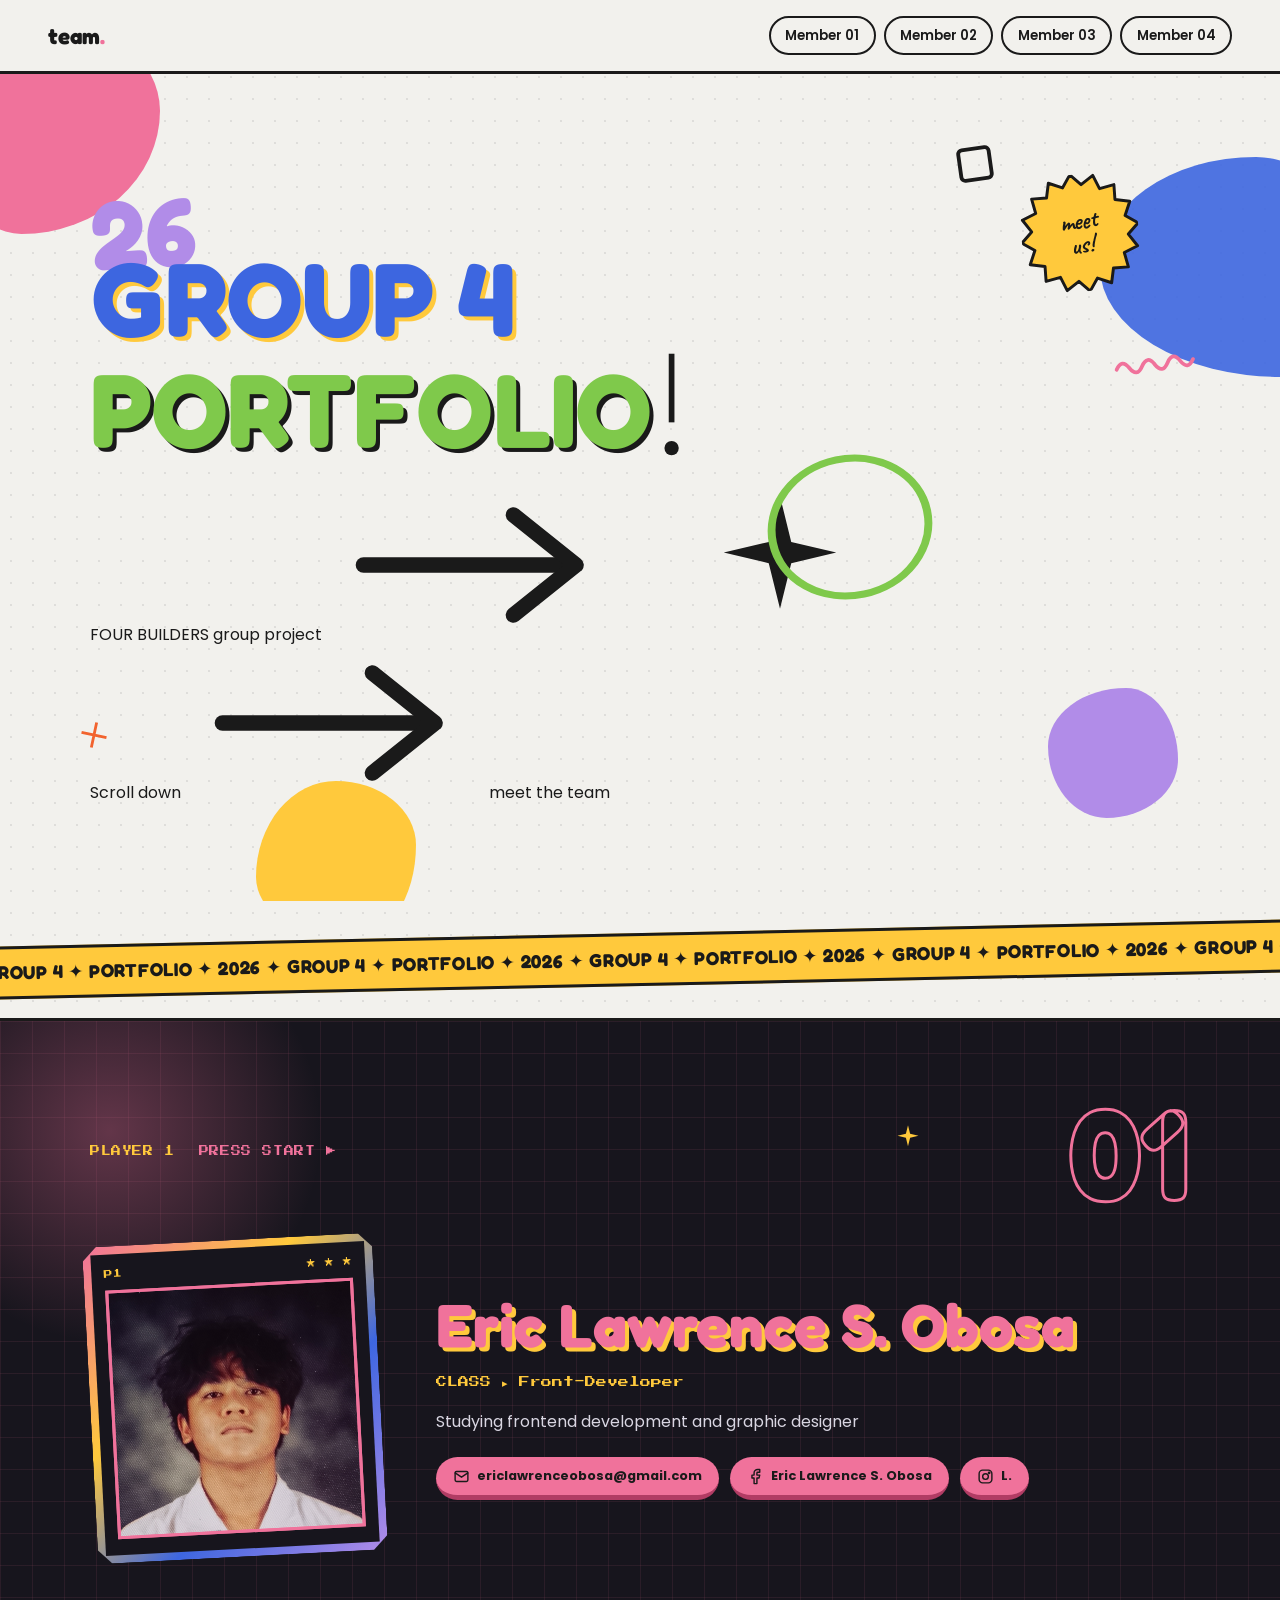
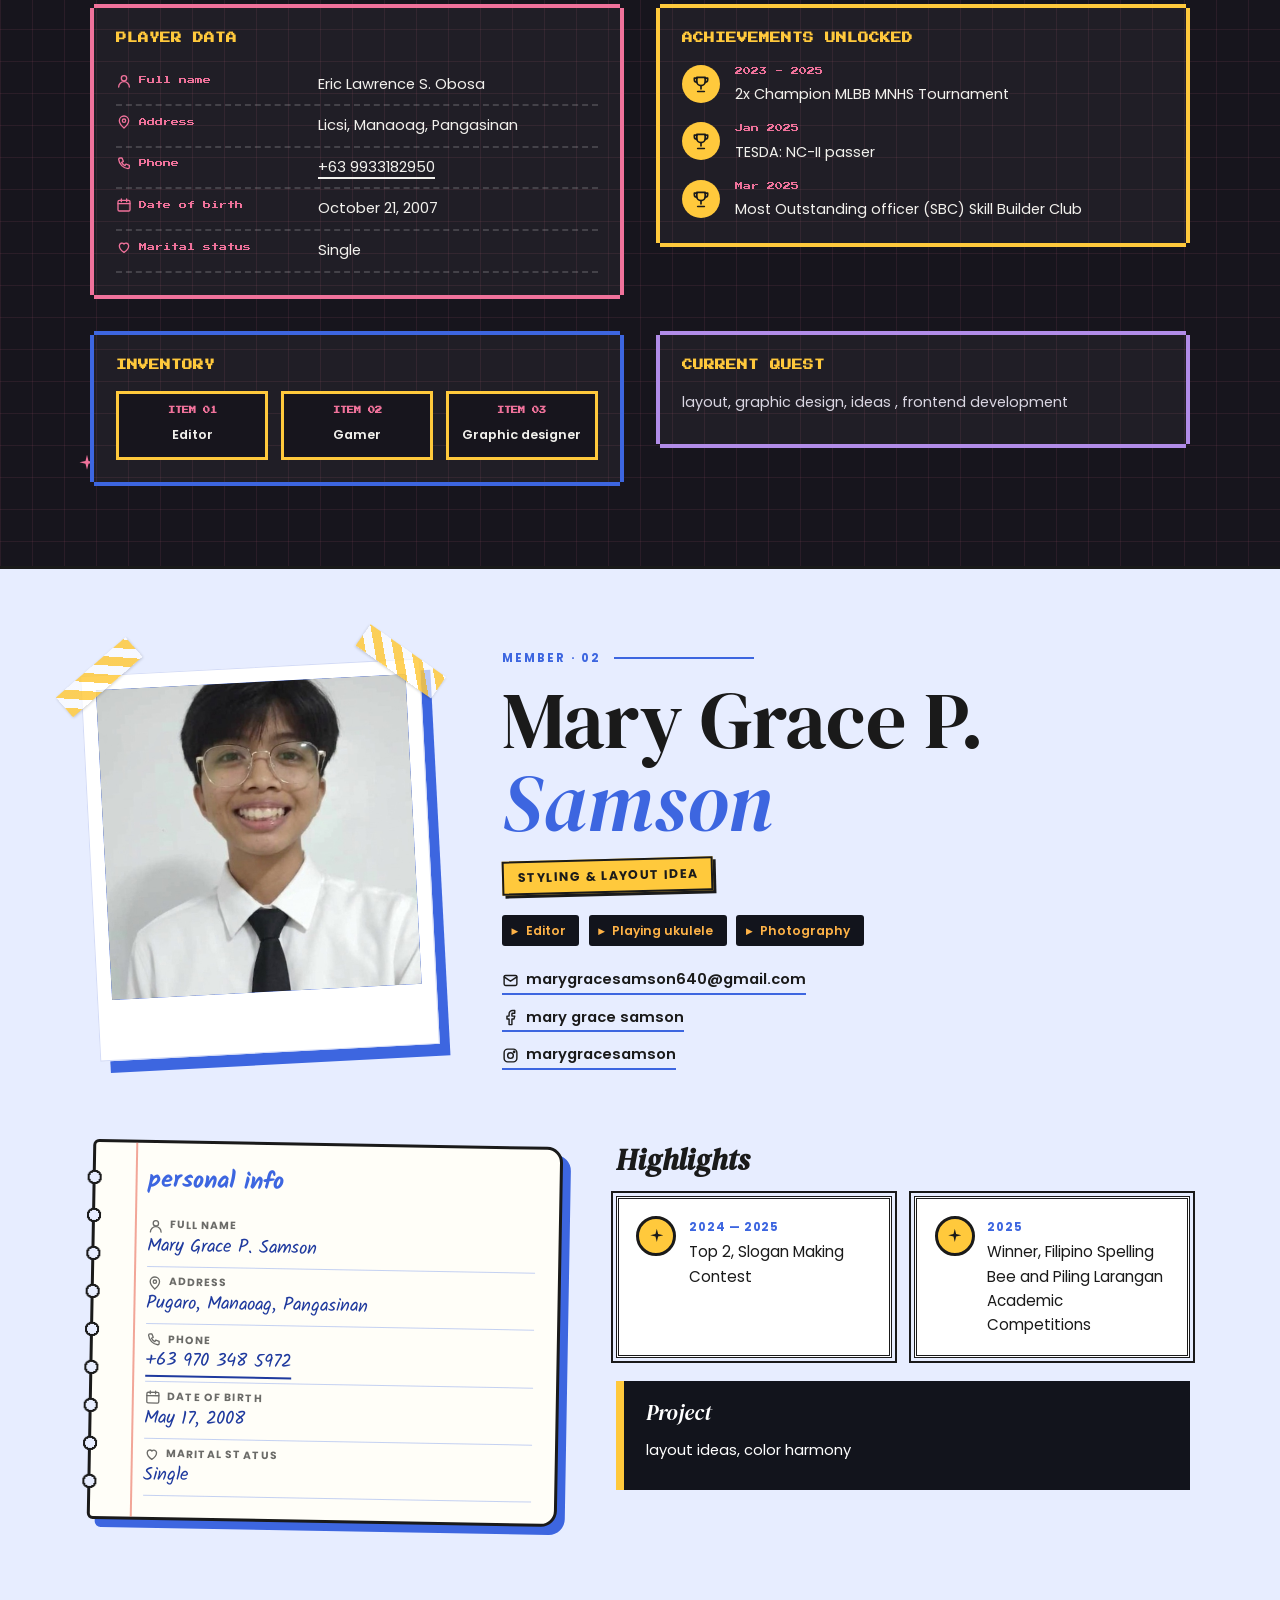
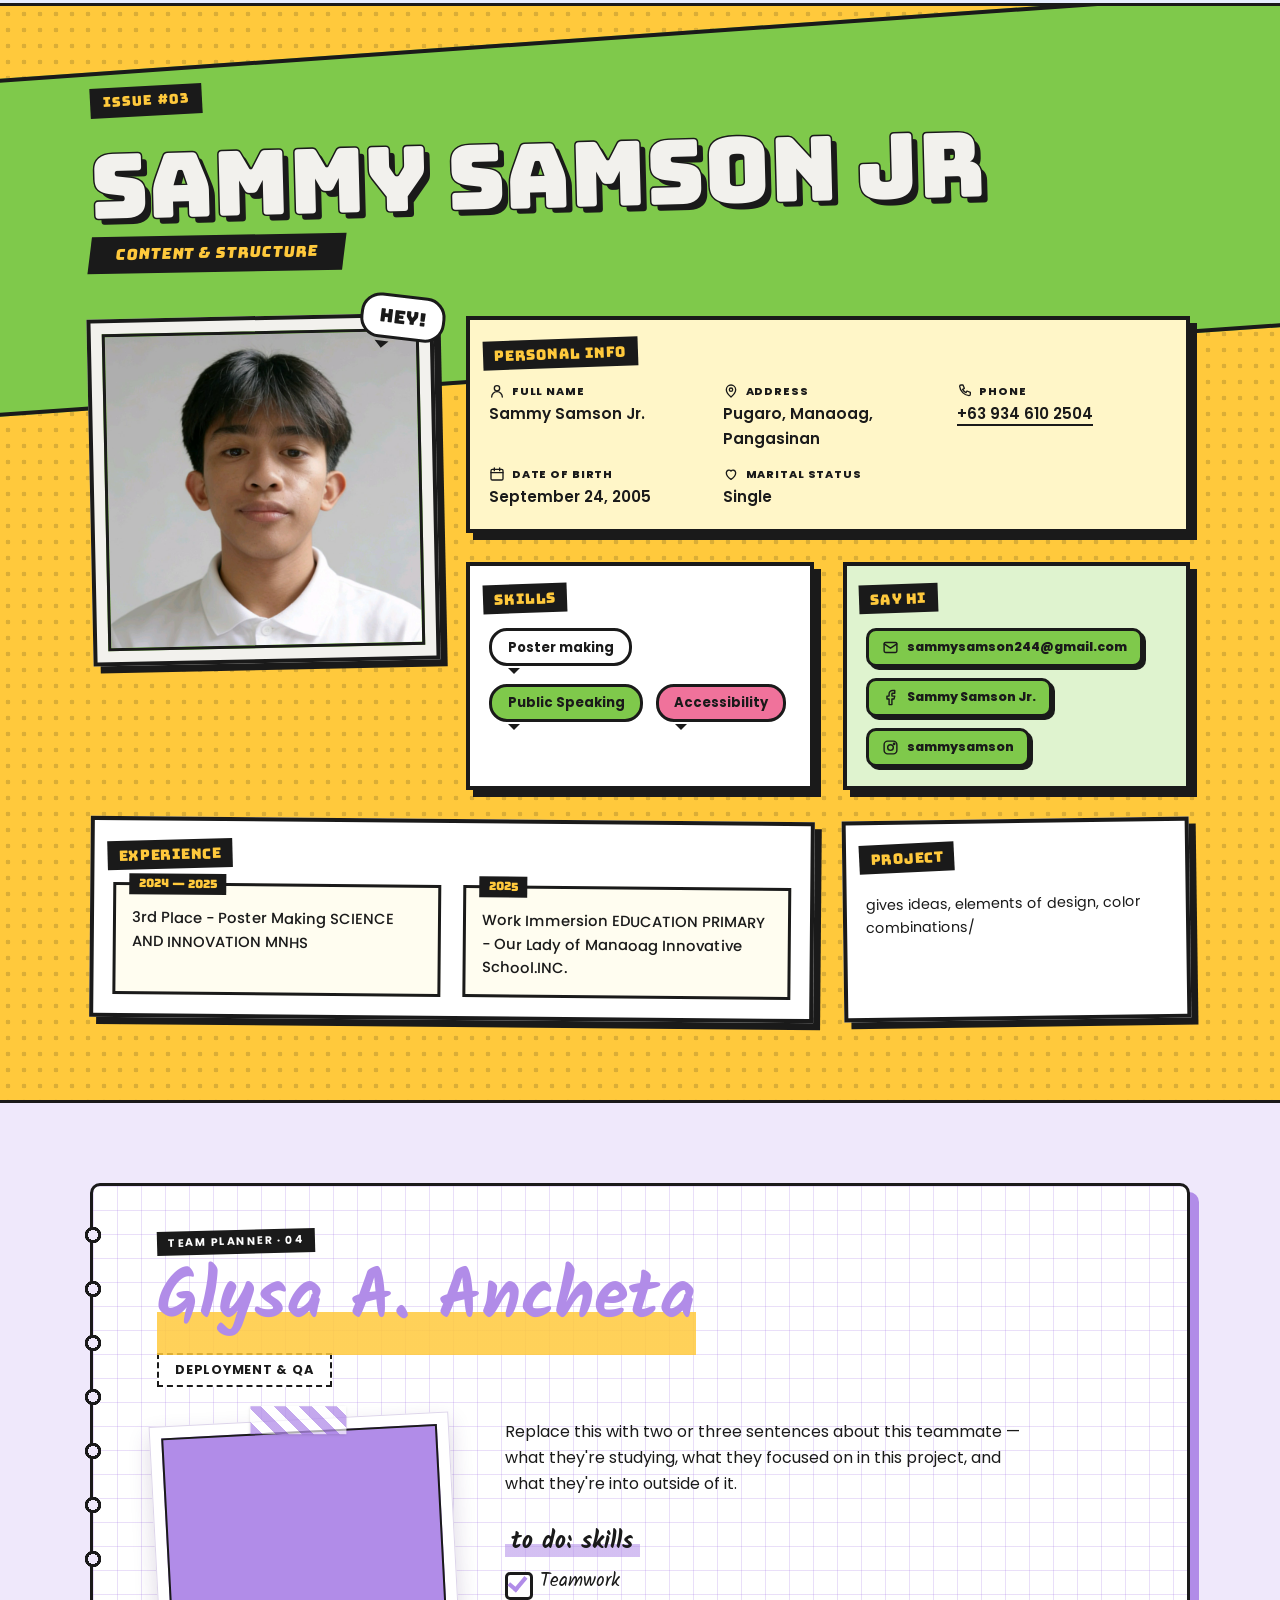
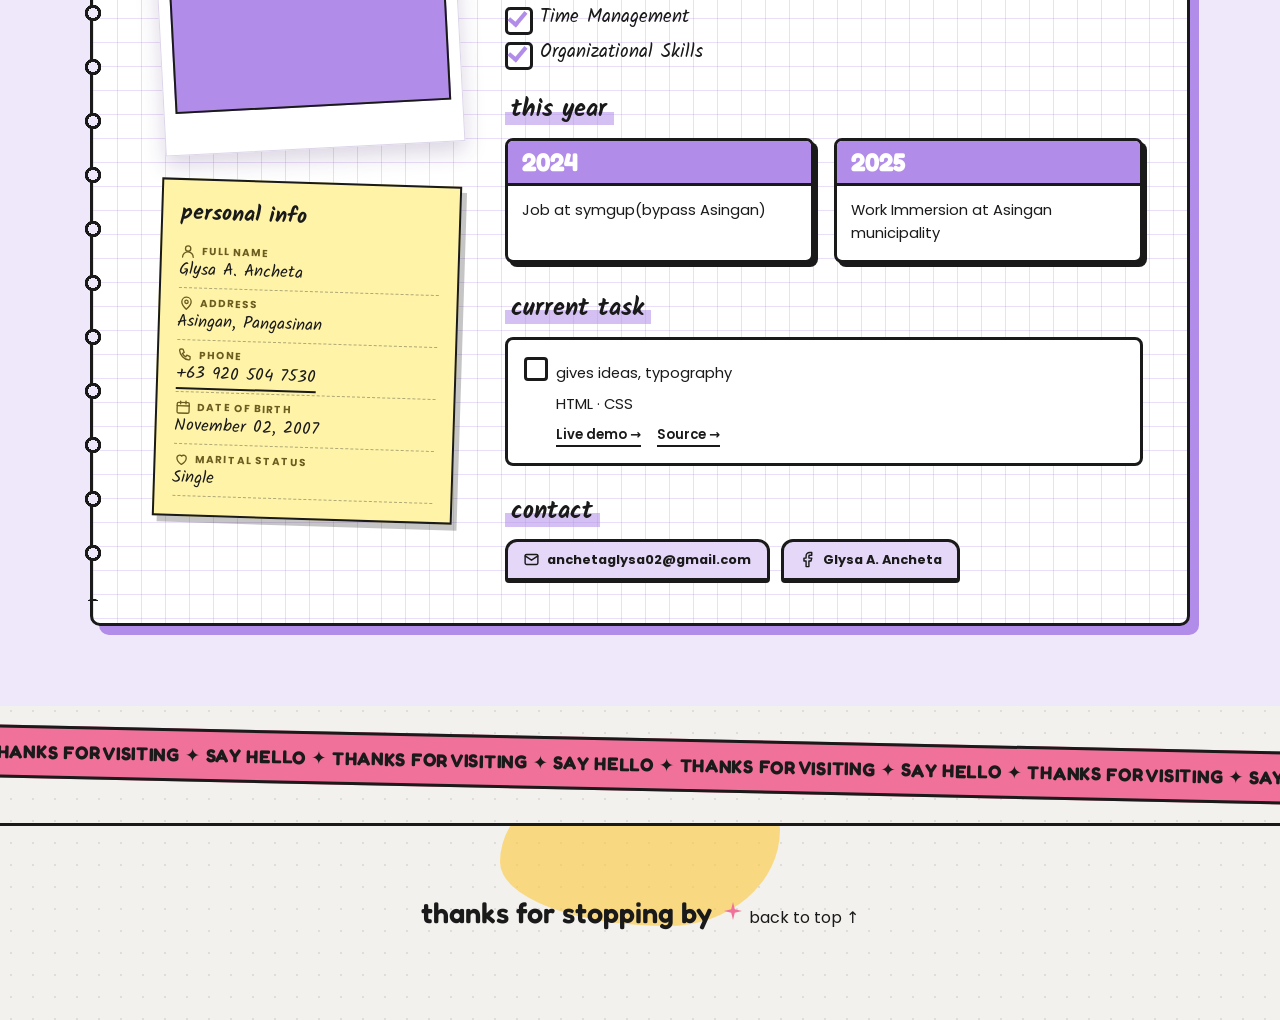
<file: main.html>
<!DOCTYPE html>
<html lang="en">
<head>
<meta charset="UTF-8">
<meta name="viewport" content="width=device-width, initial-scale=1.0">
<title>Team Portfolio 2026</title>
<link rel="preconnect" href="https://fonts.googleapis.com">
<link href="https://fonts.googleapis.com/css2?family=Fredoka:wght@500;600;700&family=Poppins:wght@400;500;600;700&family=Caveat:wght@600;700&family=Press+Start+2P&family=DM+Serif+Display:ital@0;1&family=Bungee&family=Kalam:wght@400;700&display=swap" rel="stylesheet">
<link rel="stylesheet" href="stylereeeee.css"> <!-- explicitly tells the browser that the linked file is a CSS stylesheet that should be loaded and applied to the page.-->
</head>
<body>

<!-- ============ ICON SPRITE (reused via <use>) ============ -->
<svg class="sprite" aria-hidden="true">
  <symbol id="icon-mail" viewBox="0 0 24 24" fill="none" stroke="currentColor" stroke-width="2" stroke-linecap="round" stroke-linejoin="round">
    <rect x="3" y="5" width="18" height="14" rx="2"></rect>
    <path d="M3 7l9 6 9-6"></path>
  </symbol>
  <symbol id="icon-phone" viewBox="0 0 24 24" fill="none" stroke="currentColor" stroke-width="2" stroke-linecap="round" stroke-linejoin="round">
    <path d="M6 3h3l2 5-2.5 1.5a11 11 0 0 0 5 5L15 12l5 2v3a2 2 0 0 1-2 2A16 16 0 0 1 4 5a2 2 0 0 1 2-2z"></path>
  </symbol>
  <symbol id="icon-instagram" viewBox="0 0 24 24" fill="none" stroke="currentColor" stroke-width="2" stroke-linecap="round" stroke-linejoin="round">
    <rect x="3" y="3" width="18" height="18" rx="5"></rect>
    <circle cx="12" cy="12" r="4"></circle>
    <circle cx="17.2" cy="6.8" r="1"></circle>
  </symbol>
  <symbol id="icon-facebook" viewBox="0 0 24 24" fill="none" stroke="currentColor" stroke-width="2" stroke-linecap="round" stroke-linejoin="round">
    <path d="M18 2h-3a5 5 0 0 0-5 5v3H7v4h3v8h4v-8h3l1-4h-4V7a1 1 0 0 1 1-1h3z"></path>
  </symbol>
  <symbol id="icon-linkedin" viewBox="0 0 24 24" fill="none" stroke="currentColor" stroke-width="2" stroke-linecap="round" stroke-linejoin="round">
    <rect x="3" y="3" width="18" height="18" rx="3"></rect>
    <line x1="7" y1="10" x2="7" y2="17"></line>
    <circle cx="7" cy="6.5" r="1"></circle>
    <path d="M11 17v-4.5a2.5 2.5 0 0 1 5 0V17"></path>
    <line x1="11" y1="10" x2="11" y2="17"></line>
  </symbol>
  <symbol id="icon-user" viewBox="0 0 24 24" fill="none" stroke="currentColor" stroke-width="2" stroke-linecap="round" stroke-linejoin="round">
    <circle cx="12" cy="8" r="4"></circle>
    <path d="M4 21a8 8 0 0 1 16 0"></path>
  </symbol>
  <symbol id="icon-pin" viewBox="0 0 24 24" fill="none" stroke="currentColor" stroke-width="2" stroke-linecap="round" stroke-linejoin="round">
    <path d="M12 21s-7-6.2-7-11a7 7 0 0 1 14 0c0 4.8-7 11-7 11z"></path>
    <circle cx="12" cy="10" r="2.5"></circle>
  </symbol>
  <symbol id="icon-calendar" viewBox="0 0 24 24" fill="none" stroke="currentColor" stroke-width="2" stroke-linecap="round" stroke-linejoin="round">
    <rect x="3" y="5" width="18" height="16" rx="2"></rect>
    <line x1="3" y1="10" x2="21" y2="10"></line>
    <line x1="8" y1="3" x2="8" y2="7"></line>
    <line x1="16" y1="3" x2="16" y2="7"></line>
  </symbol>
  <symbol id="icon-heart" viewBox="0 0 24 24" fill="none" stroke="currentColor" stroke-width="2" stroke-linecap="round" stroke-linejoin="round">
    <path d="M12 20s-7-4.4-7-10a4 4 0 0 1 7-2.5A4 4 0 0 1 19 10c0 5.6-7 10-7 10z"></path>
  </symbol>
  <symbol id="icon-spark" viewBox="0 0 24 24" fill="currentColor">
    <path d="M12 1l1.8 7.3L21 10l-7.2 1.7L12 19l-1.8-7.3L3 10l7.2-1.7L12 1z"></path>
  </symbol>
  <symbol id="icon-burst" viewBox="0 0 100 100" fill="currentColor" stroke="#1A1A1A" stroke-width="2.5" stroke-linejoin="round">
    <polygon points="50.0,0.0 58.0,9.8 69.1,3.8 72.8,15.9 85.4,14.6 84.1,27.2 96.2,30.9 90.2,42.0 100.0,50.0 90.2,58.0 96.2,69.1 84.1,72.8 85.4,85.4 72.8,84.1 69.1,96.2 58.0,90.2 50.0,100.0 42.0,90.2 30.9,96.2 27.2,84.1 14.6,85.4 15.9,72.8 3.8,69.1 9.8,58.0 0.0,50.0 9.8,42.0 3.8,30.9 15.9,27.2 14.6,14.6 27.2,15.9 30.9,3.8 42.0,9.8"></polygon>
  </symbol>
  <symbol id="icon-squiggle" viewBox="0 0 84 16" fill="none" stroke="currentColor" stroke-width="3.5" stroke-linecap="round">
    <path d="M3 8q6-10 12 0t12 0 12 0 12 0 12 0 12 0"></path>
  </symbol>
  <symbol id="icon-arrow" viewBox="0 0 40 24" fill="none" stroke="currentColor" stroke-width="2.5" stroke-linecap="round" stroke-linejoin="round">
    <path d="M2 12h32"></path>
    <path d="M26 4l10 8-10 8"></path>
  </symbol>
  <symbol id="icon-trophy" viewBox="0 0 24 24" fill="none" stroke="currentColor" stroke-width="2" stroke-linecap="round" stroke-linejoin="round">
    <path d="M7 4h10v5a5 5 0 0 1-10 0V4z"></path>
    <path d="M17 5h3v2a3 3 0 0 1-3 3M7 5H4v2a3 3 0 0 0 3 3"></path>
    <path d="M12 14v4M8 21h8"></path>
  </symbol>
</svg>

<!-- ============ NAV ============ -->
<header id="top" class="site-header">
  <a class="wordmark" href="#top">team<span class="wordmark__dot">.</span></a>
  <nav class="nav" aria-label="Primary">
    <a href="#member-01">Member 01</a>
    <a href="#member-02">Member 02</a>
    <a href="#member-03">Member 03</a>
    <a href="#member-04">Member 04</a>
  </nav>
</header>

<main>

  <!-- ============ HERO ============ -->
  <section class="hero">
    <span class="blob blob--hero-1" aria-hidden="true"></span>
    <span class="blob blob--hero-2" aria-hidden="true"></span>
    <span class="blob blob--hero-3" aria-hidden="true"></span>
    <span class="blob blob--hero-4" aria-hidden="true"></span>
    <span class="doodle doodle--hero-1"><svg viewBox="0 0 24 24" fill="none" stroke="currentColor" stroke-width="2"><rect x="4" y="4" width="16" height="16" rx="2"></rect></svg></span>
    <span class="doodle doodle--hero-2"><svg viewBox="0 0 24 24" fill="none" stroke="currentColor" stroke-width="2"><path d="M12 3v18M3 12h18"></path></svg></span>
    <span class="doodle doodle--hero-3"><svg><use href="#icon-squiggle"></use></svg></span>
    <span class="burst burst--hero" aria-hidden="true"><svg><use href="#icon-burst"></use></svg><b>meet<br>us!</b></span>

    <p class="year-badge">26</p>

    <h1 class="hero__title">
      <span class="hero__title-line hero__title-line--a">GROUP 4</span>
      <span class="hero__title-line hero__title-line--b">PORTFOLIO<svg class="hero__excl" viewBox="0 0 40 160" fill="none" stroke="currentColor" stroke-width="8"><path d="M20 8v96"></path><circle cx="20" cy="140" r="10" fill="currentColor" stroke="none"></circle></svg></span>
    </h1>

    <div class="hero__tagrow">
      <span class="tag-label">FOUR BUILDERS</span>
      <span class="tag-chip">group project <svg class="tag-chip__icon"><use href="#icon-arrow"></use></svg></span>
      <svg class="spark spark--hero"><use href="#icon-spark"></use></svg>
    </div>

    <p class="hero__caption">
      Scroll down <svg class="inline-arrow"><use href="#icon-arrow"></use></svg> meet the team
    </p>
  </section>

  <!-- ============ TICKER STRIP (CSS-only animation) ============ -->
  <div class="ticker" aria-hidden="true">
    <div class="ticker__track">
      <span>GROUP 4 ✦ PORTFOLIO ✦ 2026 ✦ GROUP 4 ✦ PORTFOLIO ✦ 2026 ✦ GROUP 4 ✦ PORTFOLIO ✦ 2026 ✦ GROUP 4 ✦ PORTFOLIO ✦ 2026 ✦ GROUP 4 ✦ PORTFOLIO ✦ 2026 ✦ GROUP 4 ✦ PORTFOLIO ✦ 2026 ✦&nbsp;</span>
      <span>GROUP 4 ✦ PORTFOLIO ✦ 2026 ✦ GROUP 4 ✦ PORTFOLIO ✦ 2026 ✦ GROUP 4 ✦ PORTFOLIO ✦ 2026 ✦ GROUP 4 ✦ PORTFOLIO ✦ 2026 ✦ GROUP 4 ✦ PORTFOLIO ✦ 2026 ✦ GROUP 4 ✦ PORTFOLIO ✦ 2026 ✦&nbsp;</span>
    </div>
  </div>


  <!-- ============ MEMBER 01 — ARCADE PLAYER CARD ============ -->
  <section id="member-01" class="member member--eric" aria-labelledby="name-01">
    <span class="doodle eric__spark eric__spark--1" aria-hidden="true"><svg><use href="#icon-spark"></use></svg></span>
    <span class="doodle eric__spark eric__spark--2" aria-hidden="true"><svg><use href="#icon-spark"></use></svg></span>
    <div class="member__inner">

      <div class="eric__top">
        <div class="eric__tags">
          <p class="eric__tag">PLAYER 1</p>
          <p class="eric__tag eric__tag--blink">PRESS START ▶</p>
        </div>
        <span class="eric__num" aria-hidden="true">01</span>
      </div>

      <div class="eric__layout">
        <figure class="eric__card">
          <div class="eric__card-inner">
            <div class="eric__card-bar"><span>P1</span><span>★ ★ ★</span></div>
            <div class="photo-frame">EO
          <img class="photo-frame__img" src="ERIC1BY1.jpg" alt="Photo of Eric Lawrence S. Obosa">
        </div>
          </div>
        </figure>

        <div class="eric__main">
          <h2 id="name-01" class="eric__name">Eric Lawrence S. Obosa</h2>
          <p class="eric__class">CLASS ▸ Front-Developer</p>
          <p class="eric__bio">Studying frontend development and graphic designer</p>
          <ul class="contact-row">
          <li><a href="mailto:ericlawrenceobosa@gmail.com"><svg><use href="#icon-mail"></use></svg>ericlawrenceobosa@gmail.com</a></li>
          <li><a href="https://www.facebook.com/ryurain.taro" target="_blank" rel="noopener noreferrer"><svg><use href="#icon-facebook"></use></svg>Eric Lawrence S. Obosa</a></li>
          <li><a href="https://instagram.com/takamura302?dlrf=MXd0b3hieXZraTlmbg%3D%3D" target="_blank" rel="noopener noreferrer"><svg><use href="#icon-instagram"></use></svg>L.</a></li>
        </ul>
        </div>
      </div>

      <div class="eric__panels">
        <section class="eric__panel eric__panel--data">
          <h3>PLAYER DATA</h3>
          <dl class="info-list">
          <div class="info-list__item"><dt><svg><use href="#icon-user"></use></svg>Full name</dt><dd>Eric Lawrence S. Obosa</dd></div>
          <div class="info-list__item"><dt><svg><use href="#icon-pin"></use></svg>Address</dt><dd>Licsi, Manaoag, Pangasinan</dd></div>
          <div class="info-list__item"><dt><svg><use href="#icon-phone"></use></svg>Phone</dt><dd><a href="tel:+639933182950">+63 9933182950</a></dd></div>
          <div class="info-list__item"><dt><svg><use href="#icon-calendar"></use></svg>Date of birth</dt><dd>October 21, 2007</dd></div>
          <div class="info-list__item"><dt><svg><use href="#icon-heart"></use></svg>Marital status</dt><dd>Single</dd></div>
        </dl>
        </section>

        <section class="eric__panel eric__panel--ach">
          <h3>ACHIEVEMENTS UNLOCKED</h3>
          <ul class="eric__ach-list">
<li class="eric__ach"><span class="eric__trophy" aria-hidden="true"><svg><use href="#icon-trophy"></use></svg></span><div><span class="eric__date">2023 - 2025</span><p>2x Champion MLBB MNHS Tournament</p></div></li>
<li class="eric__ach"><span class="eric__trophy" aria-hidden="true"><svg><use href="#icon-trophy"></use></svg></span><div><span class="eric__date">Jan 2025</span><p>TESDA: NC-II passer</p></div></li>
<li class="eric__ach"><span class="eric__trophy" aria-hidden="true"><svg><use href="#icon-trophy"></use></svg></span><div><span class="eric__date">Mar 2025</span><p>Most Outstanding officer (SBC) Skill Builder Club</p></div></li>
          </ul>
        </section>

        <section class="eric__panel eric__panel--items">
          <h3>INVENTORY</h3>
          <ul class="eric__items">
<li>Editor</li>
<li>Gamer</li>
<li>Graphic designer</li>
          </ul>
        </section>

        <section class="eric__panel eric__panel--quest">
          <h3>CURRENT QUEST</h3>
          <div class="project-card "><h4></h4><p>layout, graphic design, ideas , frontend development</p></div>
        </section>
      </div>

    </div>
  </section>

  <!-- ============ MEMBER 02 — SINGLE POLAROID + NOTEBOOK ============ -->
  <section id="member-02" class="member member--mary" aria-labelledby="name-02">
    <div class="member__inner">

      <div class="mary__layout">
        <figure class="mary__polaroid">
          <span class="mary__tape mary__tape--l" aria-hidden="true"></span>
          <span class="mary__tape mary__tape--r" aria-hidden="true"></span>
          <div class="photo-frame">MS
          <img class="photo-frame__img" src="ACE1BY1.jpg" alt="Photo of Mary Grace P. Samson">
        </div>
        </figure>

        <div class="mary__intro">
          <p class="mary__eyebrow">Member · 02</p>
          <h2 id="name-02" class="mary__name">Mary Grace P. <em>Samson</em></h2>
          <p class="mary__role">Styling &amp; Layout idea</p>
          <p class="mary__bio"></p>
          <ul class="mary__tags" aria-label="Skills">
<li>Editor</li>
<li>Playing ukulele</li>
<li>Photography</li>
          </ul>
          <ul class="contact-row">
          <li><a href="mailto:marygracesamson640@gmail.com"><svg><use href="#icon-mail"></use></svg>marygracesamson640@gmail.com</a></li>
          <li><a href="https://www.facebook.com/acekibidiii#" target="_blank" rel="noopener noreferrer"><svg><use href="#icon-facebook"></use></svg>mary grace samson</a></li>
          <li><a href="https://www.instagram.com/YOUR_USERNAME/" target="_blank" rel="noopener noreferrer"><svg><use href="#icon-instagram"></use></svg>marygracesamson</a></li>
        </ul>
        </div>
      </div>

      <div class="mary__lower">
        <aside class="mary__notebook" aria-label="Personal information">
          <h3>personal info</h3>
          <dl class="info-list">
          <div class="info-list__item"><dt><svg><use href="#icon-user"></use></svg>Full name</dt><dd>Mary Grace P. Samson</dd></div>
          <div class="info-list__item"><dt><svg><use href="#icon-pin"></use></svg>Address</dt><dd>Pugaro, Manaoag, Pangasinan</dd></div>
          <div class="info-list__item"><dt><svg><use href="#icon-phone"></use></svg>Phone</dt><dd><a href="tel:+639703485972">+63 970 348 5972</a></dd></div>
          <div class="info-list__item"><dt><svg><use href="#icon-calendar"></use></svg>Date of birth</dt><dd>May 17, 2008</dd></div>
          <div class="info-list__item"><dt><svg><use href="#icon-heart"></use></svg>Marital status</dt><dd>Single</dd></div>
        </dl>
        </aside>

        <div class="mary__highlights">
          <h3 class="mary__heading">Highlights</h3>
          <ul class="mary__award-list">
<li class="mary__award"><span class="mary__rosette" aria-hidden="true"><svg><use href="#icon-spark"></use></svg></span><span class="mary__award-date">2024 — 2025</span><p>Top 2, Slogan Making Contest</p></li>
<li class="mary__award"><span class="mary__rosette" aria-hidden="true"><svg><use href="#icon-spark"></use></svg></span><span class="mary__award-date">2025</span><p>Winner, Filipino Spelling Bee and Piling Larangan Academic Competitions</p></li>
          </ul>
          <div class="mary__project">
            <p class="mary__heading mary__heading--light">Project</p>
            <div class="project-card "><h4></h4><p>layout ideas, color harmony </p></div>
          </div>
        </div>
      </div>

    </div>
  </section>

  <!-- ============ MEMBER 03 — COMIC POSTER ============ -->
  <section id="member-03" class="member member--sammy" aria-labelledby="name-03">
    <div class="member__inner">

      <div class="sammy__title">
        <span class="sammy__issue">ISSUE #03</span>
        <h2 id="name-03" class="sammy__name">Sammy Samson Jr</h2>
        <p class="sammy__role">Content &amp; Structure</p>
        
      </div>

      <div class="sammy__panels">

        <figure class="sammy__panel sammy__panel--photo">
          <span class="sammy__bubble" aria-hidden="true">hey!</span>
          <div class="photo-frame">
          <img class="photo-frame__img" src="SAMMY1BY1.jpg" alt="Photo of Sammy Samson Jr">
        </div>
        </figure>

        <section class="sammy__panel sammy__panel--info">
          <h3>Personal info</h3>
          <dl class="info-list">
          <div class="info-list__item"><dt><svg><use href="#icon-user"></use></svg>Full name</dt><dd>Sammy Samson Jr.</dd></div>
          <div class="info-list__item"><dt><svg><use href="#icon-pin"></use></svg>Address</dt><dd>Pugaro, Manaoag, Pangasinan</dd></div>
          <div class="info-list__item"><dt><svg><use href="#icon-phone"></use></svg>Phone</dt><dd><a href="tel:+639346102504">+63 934 610 2504</a></dd></div>
          <div class="info-list__item"><dt><svg><use href="#icon-calendar"></use></svg>Date of birth</dt><dd>September 24, 2005</dd></div>
          <div class="info-list__item"><dt><svg><use href="#icon-heart"></use></svg>Marital status</dt><dd>Single</dd></div>
        </dl>
        </section>

        <section class="sammy__panel sammy__panel--skills">
          <h3>Skills</h3>
          <ul class="sammy__bubbles">
<li>Poster making</li>
<li>Public Speaking</li>
<li>Accessibility</li>
          </ul>
        </section>

        <section class="sammy__panel sammy__panel--links">
          <h3>Say hi</h3>
          <ul class="contact-row">
          <li><a href="mailto:sammysamson244@gmail.com"><svg><use href="#icon-mail"></use></svg>sammysamson244@gmail.com</a></li>
          <li><a href="https://www.facebook.com/sammy.samson.jr.567571" target="_blank" rel="noopener noreferrer"><svg><use href="#icon-facebook"></use></svg>Sammy Samson Jr.</a></li>
          <li><a href="https://www.instagram.com/sammysamson244/" target="_blank" rel="noopener noreferrer"><svg><use href="#icon-instagram"></use></svg>sammysamson</a></li>
        </ul>
        </section>

        <section class="sammy__panel sammy__panel--tl">
          <h3>Experience</h3>
          <ul class="sammy__chapters">
<li class="sammy__chapter"><span class="sammy__chapter-date">2024 — 2025</span><p>3rd Place - Poster Making SCIENCE AND INNOVATION MNHS</p></li>
<li class="sammy__chapter"><span class="sammy__chapter-date">2025</span><p>Work Immersion EDUCATION PRIMARY - Our Lady of Manaoag Innovative School.INC.</p></li>
          </ul>
        </section>

        <section class="sammy__panel sammy__panel--project">
          <h3>Project</h3>
          <div class="project-card "><h4></h4><p>gives ideas, elements of design, color combinations/</p></div>
        </section>

      </div>
    </div>
  </section>

  <!-- ============ MEMBER 04 — PLANNER PAGE ============ -->
  <section id="member-04" class="member member--glysa" aria-labelledby="name-04">
    <div class="member__inner">
      <div class="glysa__page">
        <span class="glysa__rings" aria-hidden="true"></span>

        <header class="glysa__head">
          <p class="glysa__label">TEAM PLANNER · 04</p>
          <h2 id="name-04" class="glysa__name">Glysa A. Ancheta</h2>
          <p class="glysa__role">Deployment &amp; QA</p>
        </header>

        <div class="glysa__cols">
          <aside class="glysa__side">
            <figure class="glysa__photo">
              <span class="glysa__tape" aria-hidden="true"></span>
              <div class="photo-frame">
          <!-- <img class="photo-frame__img" src="GLYSA1BY1.jpg" alt="Photo of Glysa A. Ancheta"> -->
        </div>
            </figure>

            <aside class="glysa__sticky" aria-label="Personal information">
              <h3>personal info</h3>
              <dl class="info-list">
          <div class="info-list__item"><dt><svg><use href="#icon-user"></use></svg>Full name</dt><dd>Glysa A. Ancheta</dd></div>
          <div class="info-list__item"><dt><svg><use href="#icon-pin"></use></svg>Address</dt><dd>Asingan, Pangasinan</dd></div>
          <div class="info-list__item"><dt><svg><use href="#icon-phone"></use></svg>Phone</dt><dd><a href="tel:+639205047530">+63 920 504 7530</a></dd></div>
          <div class="info-list__item"><dt><svg><use href="#icon-calendar"></use></svg>Date of birth</dt><dd>November 02, 2007</dd></div>
          <div class="info-list__item"><dt><svg><use href="#icon-heart"></use></svg>Marital status</dt><dd>Single</dd></div>
        </dl>
            </aside>
          </aside>

          <div class="glysa__main">
            <p class="glysa__bio">Replace this with two or three sentences about this teammate — what they&#x27;re studying, what they focused on in this project, and what they&#x27;re into outside of it.</p>

            <section class="glysa__block">
              <h3>to do: skills</h3>
              <ul class="glysa__checklist">
<li>Teamwork</li>
<li>Time Management</li>
<li>Organizational Skills</li>
              </ul>
            </section>

            <section class="glysa__block">
              <h3>this year</h3>
              <ul class="glysa__cals">
<li class="glysa__cal"><span class="glysa__cal-year">2024</span><p>Job at symgup(bypass Asingan)</p></li>
<li class="glysa__cal"><span class="glysa__cal-year">2025</span><p>Work Immersion at Asingan municipality</p></li>
              </ul>
            </section>

            <section class="glysa__block">
              <h3>current task</h3>
              <div class="project-card "><h4></h4><p>gives ideas, typography</p><p class="project-card__stack">HTML · CSS</p><div class="project-card__links"><a href="#">Live demo →</a><a href="#">Source →</a></div></div>
            </section>

            <section class="glysa__block">
              <h3>contact</h3>
              <ul class="contact-row">
          <li><a href="mailto:anchetaglysa02@gmail.com"><svg><use href="#icon-mail"></use></svg>anchetaglysa02@gmail.com</a></li>
          <li><a href="https://www.facebook.com/glysa.ancheta.5" target="_blank" rel="noopener noreferrer"><svg><use href="#icon-facebook"></use></svg>Glysa A. Ancheta</a></li>
        </ul>
            </section>
          </div>
        </div>
      </div>
    </div>
  </section>

  <!-- ============ TICKER STRIP #2 ============ -->
  <div class="ticker ticker--pink ticker--reverse" aria-hidden="true">
    <div class="ticker__track">
      <span>THANKS FOR VISITING ✦ SAY HELLO ✦ THANKS FOR VISITING ✦ SAY HELLO ✦ THANKS FOR VISITING ✦ SAY HELLO ✦ THANKS FOR VISITING ✦ SAY HELLO ✦ THANKS FOR VISITING ✦ SAY HELLO ✦ THANKS FOR VISITING ✦ SAY HELLO ✦&nbsp;</span>
      <span>THANKS FOR VISITING ✦ SAY HELLO ✦ THANKS FOR VISITING ✦ SAY HELLO ✦ THANKS FOR VISITING ✦ SAY HELLO ✦ THANKS FOR VISITING ✦ SAY HELLO ✦ THANKS FOR VISITING ✦ SAY HELLO ✦ THANKS FOR VISITING ✦ SAY HELLO ✦&nbsp;</span>
    </div>
  </div>

</main>

<footer class="site-footer">
  <span class="blob blob--footer" aria-hidden="true"></span>
  <p class="site-footer__title">thanks for stopping by<svg class="site-footer__spark"><use href="#icon-spark"></use></svg></p>
  <a class="pill-link" href="#top">back to top ↑</a>
</footer>

</body>
</html>
</file>
<file: stylereeeee.css>
/* =====================================================
   DESIGN TOKENS — playful scrapbook / collage style
   ===================================================== */
:root { /*the whole page”, so variables defined here work everywhere.*/
  --paper:   #F2F1ED;
  --ink:     #1A1A1A;
  --muted:   #6B6B68;

  --pink:    #F0729B; /*is a hex color: red, green and blue in pairs of digits.*/
  --blue:    #3D66E0;
  --green:   #7FC94B;
  --yellow:  #FFC93C;
  --purple:  #B18CE8;
  --orange:  #F2632E;

  --font-display: 'Fredoka', system-ui, sans-serif; /* is a font stack*/
  --font-body:    'Poppins', system-ui, sans-serif;
  --font-hand:    'Caveat', cursive;
  --font-arcade:  'Press Start 2P', monospace;
  --font-serif:   'DM Serif Display', Georgia, serif;
  --font-poster:  'Bungee', Impact, sans-serif;
  --font-note:    'Kalam', 'Caveat', cursive;

  --max-width: 1100px;
  --gutter: clamp(1.25rem, 4vw, 3rem);
}

/* =====================================================
   RESET & BASE
   ===================================================== */
* { box-sizing: border-box; }

html { scroll-behavior: smooth; }

body {
  margin: 0;
  background-color: var(--paper);
  background-image: radial-gradient(rgba(26, 26, 26, 0.09) 1.3px, transparent 1.4px); /*px  fixed pixels (borders, shadows)*/
  background-size: 22px 22px;
  color: var(--ink);
  font-family: var(--font-body);
  line-height: 1.6;
  overflow-x: hidden;
  -webkit-font-smoothing: antialiased;
}

a { color: inherit; text-decoration: none; }
ul { list-style: none; margin: 0; padding: 0; }
h1, h2 { margin: 0; }
p { margin: 0; }

.sprite { position: absolute; width: 0; height: 0; overflow: hidden; }

@media (prefers-reduced-motion: reduce) {
  html { scroll-behavior: auto; }
}

a:focus-visible {
  outline: 3px solid var(--ink);
  outline-offset: 3px;
  border-radius: 4px;
}

/* =====================================================
   NAV
   ===================================================== */
.site-header {
  position: sticky;
  top: 0;
  z-index: 20;
  display: flex;
  align-items: center;
  justify-content: space-between;
  gap: 1rem;
  padding: 1rem var(--gutter);
  background: var(--paper);
  border-bottom: 3px solid var(--ink);
  flex-wrap: wrap;
}

.wordmark {
  font-family: var(--font-display);
  font-weight: 700;
  font-size: 1.4rem;
}

.wordmark__dot { color: var(--pink); }

.nav {
  display: flex;
  gap: 0.5rem;
  flex-wrap: wrap;
}

.nav a {
  font-family: var(--font-body);
  font-weight: 600;
  font-size: 0.82rem;
  padding: 0.45rem 0.9rem;
  border-radius: 999px;
  border: 2px solid var(--ink);
  transition: background 0.15s ease, color 0.15s ease, transform 0.15s ease;
}

.nav a:hover {
  background: var(--ink);
  color: var(--paper);
  transform: translateY(-2px);
}

/* =====================================================
   SHARED BLOB / DOODLE UTILITIES
   ===================================================== */
.blob {
  position: absolute;
  z-index: 0;
  display: block;
  pointer-events: none;
}

.doodle {
  position: absolute;
  z-index: 1;
  color: var(--ink);
  pointer-events: none;
}

.doodle svg { width: 100%; height: 100%; display: block; }

/* =====================================================
   HERO first line
   ===================================================== */
.hero {
  position: relative;
  overflow: hidden;
  padding-block: clamp(3rem, 8vw, 5rem) clamp(4rem, 8vw, 6rem);
  padding-inline: max(var(--gutter), calc((100% - var(--max-width)) / 2));
}

.blob--hero-1 {
  top: -60px; left: -60px; width: 220px; height: 220px;
  background: var(--pink);
  border-radius: 42% 58% 63% 37% / 41% 44% 56% 59%;
}

.blob--hero-2 {
  top: 10%; right: -80px; width: 260px; height: 220px;
  background: var(--blue);
  border-radius: 60% 40% 30% 70% / 50% 60% 40% 50%;
  opacity: 0.9;
}

.blob--hero-3 {
  bottom: -40px; left: 20%; width: 160px; height: 160px;
  background: var(--yellow);
  border-radius: 50% 50% 40% 60% / 60% 40% 60% 40%;
}

.blob--hero-4 {
  bottom: 10%; right: 8%; width: 130px; height: 130px;
  background: var(--purple);
  border-radius: 60% 40% 55% 45% / 45% 55% 45% 55%;
}

.doodle--hero-1 { top: 8%; right: 22%; width: 46px; height: 46px; transform: rotate(-8deg); }
.doodle--hero-2 { bottom: 18%; left: 6%; width: 34px; height: 34px; transform: rotate(12deg); color: var(--orange); }

.year-badge {
  position: relative;
  z-index: 2;
  font-family: var(--font-display);
  font-weight: 700;
  font-size: clamp(3.5rem, 10vw, 6rem);
  color: var(--purple);
  line-height: 0.9;
  margin-bottom: 0.5rem;
  transform: rotate(-4deg);
}

.hero__title {
  position: relative;
  z-index: 2;
  font-family: var(--font-display);
  font-weight: 700;
  line-height: 0.95;
  margin-bottom: 1.75rem;
}

.hero__title-line {
  display: block;
  font-size: clamp(3rem, 12vw, 6.5rem);
  position: relative;
}

.hero__title-line--a { color: var(--blue); text-shadow: 4px 4px 0 var(--yellow); }
.hero__title-line--b { color: var(--green); text-shadow: 4px 4px 0 var(--ink); }

.hero__excl {
  display: inline-block;
  width: 0.3em;
  height: 1.1em;
  vertical-align: -0.15em;
  color: var(--ink);
  margin-left: 0.05em;
}
/* =====================================================
   SHARED PIECES (hero stickers, ticker strips)
   ===================================================== */
.burst {
  position: absolute;
  z-index: 3;
  display: grid;
  place-items: center;
  color: var(--yellow);
  pointer-events: none;
}

.burst svg { position: absolute; inset: 0; width: 100%; height: 100%; }

.burst b {
  position: relative;
  font-family: var(--font-hand);
  font-weight: 700;
  line-height: 0.95;
  text-align: center;
  color: var(--ink);
}

.burst--hero { top: 12%; right: 11%; width: 118px; height: 118px; transform: rotate(-10deg); }
.burst--hero b { font-size: 1.55rem; }

.hero::before {
  content: "";
  position: absolute;
  z-index: 1;
  width: 130px;
  height: 130px;
  top: 46%;
  right: 28%;
  border: 7px solid var(--green);
  border-radius: 50%;
  transform: rotate(-12deg) scaleX(1.15);
  pointer-events: none;
}

.doodle--hero-3 { top: 34%; right: 6%; width: 90px; height: 18px; color: var(--pink); transform: rotate(-8deg); }

.ticker {
  position: relative;
  z-index: 5;
  overflow: hidden;
  margin: 2rem -1rem;
  background: var(--yellow);
  border-top: 3px solid var(--ink);
  border-bottom: 3px solid var(--ink);
  transform: rotate(-1.2deg);
}

.ticker--pink { background: var(--pink); transform: rotate(1.2deg); }

.ticker__track {
  display: flex;
  width: max-content;
  animation: ticker-scroll 40s linear infinite;
}

.ticker--reverse .ticker__track { animation-direction: reverse; }

.ticker__track span {
  white-space: nowrap;
  font-family: var(--font-display);
  font-weight: 700;
  font-size: 1.15rem;
  letter-spacing: 0.04em;
  padding: 0.55rem 0;
}

@keyframes ticker-scroll { to { transform: translateX(-50%); } }

@keyframes blink-steps { 50% { opacity: 0; } }

@media (prefers-reduced-motion: reduce) {
  .ticker__track { animation: none; }
  .eric__tag--blink { animation: none; }
}

/* =====================================================
   MEMBER SECTIONS — shared building blocks
   Each member then gets their OWN layout below.
   ===================================================== */

.member {
  position: relative;
  overflow: hidden;
  border-top: 3px solid var(--ink);
  padding: clamp(3rem, 7vw, 5rem) var(--gutter);
}

.member__inner {
  position: relative;
  z-index: 2;
  max-width: var(--max-width);
  margin: 0 auto;
}

.photo-frame {
  position: relative;
  overflow: hidden;
  aspect-ratio: 1 / 1;
  display: flex;
  align-items: center;
  justify-content: center;
  background: var(--accent, var(--pink));
  font-family: var(--font-display);
  font-weight: 700;
  font-size: 2.6rem;
  color: #fff;
}

.photo-frame__img {
  position: absolute;
  inset: 0;
  width: 100%;
  height: 100%;
  object-fit: cover;
  display: block;
}

.contact-row { display: flex; flex-wrap: wrap; gap: 0.7rem; }
.contact-row a { display: inline-flex; align-items: center; gap: 0.45rem; overflow-wrap: anywhere; }
.contact-row svg { width: 17px; height: 17px; flex-shrink: 0; }

.info-list { margin: 0; }
.info-list__item { min-width: 0; }
.info-list dt { display: flex; align-items: center; gap: 0.4rem; }
.info-list dt svg { width: 16px; height: 16px; flex-shrink: 0; }
.info-list dd { margin: 0; overflow-wrap: anywhere; }
.info-list dd a { border-bottom: 2px solid currentColor; }

.project-card h4 { margin: 0 0 0.4rem; }
.project-card p { margin: 0 0 0.45rem; }
.project-card__links { display: flex; gap: 1rem; margin-top: 0.5rem; }
.project-card__links a { font-weight: 600; font-size: 0.82rem; border-bottom: 2px solid currentColor; }

/* =====================================================
   MEMBER 01 — ARCADE PLAYER CARD  (Eric)
   dark grid screen, pixel-cornered panels, trading card
   ===================================================== */
.member--eric {
  --accent: var(--pink);
  color: var(--paper);
  background-color: #17151d;
  background-image:
    linear-gradient(rgba(240, 114, 155, 0.09) 1px, transparent 1px),
    linear-gradient(90deg, rgba(240, 114, 155, 0.09) 1px, transparent 1px);
  background-size: 32px 32px;
}

.member--eric::before {
  content: "";
  position: absolute;
  top: -120px;
  left: -120px;
  width: 460px;
  height: 460px;
  background: radial-gradient(circle, rgba(240, 114, 155, 0.35), transparent 65%);
  pointer-events: none;
}

.eric__spark { color: var(--yellow); z-index: 1; }
.eric__spark--1 { top: 9%; right: 28%; width: 28px; height: 28px; }
.eric__spark--2 { bottom: 8%; left: 6%; width: 20px; height: 20px; color: var(--pink); }

.eric__top {
  display: flex;
  align-items: center;
  justify-content: space-between;
  gap: 1rem;
  margin-bottom: 2.25rem;
}

.eric__tags { display: flex; gap: 1.5rem; flex-wrap: wrap; }

.eric__tag {
  font-family: var(--font-arcade);
  font-size: 0.62rem;
  letter-spacing: 0.06em;
  color: var(--yellow);
}

.eric__tag--blink { color: var(--pink); animation: blink-steps 1.1s steps(2, start) infinite; }

.eric__num {
  font-family: var(--font-display);
  font-weight: 700;
  font-size: clamp(4rem, 12vw, 8rem);
  line-height: 0.8;
  color: transparent;
  -webkit-text-stroke: 3px var(--pink);
}

.eric__layout {
  display: grid;
  grid-template-columns: minmax(200px, 290px) 1fr;
  gap: clamp(2rem, 5vw, 3.5rem);
  align-items: center;
  margin-bottom: 3rem;
}

.eric__card {
  margin: 0;
  padding: 8px;
  background: linear-gradient(135deg, var(--pink), var(--yellow) 35%, var(--blue) 65%, var(--purple));
  transform: rotate(-3deg);
  clip-path: polygon(0 14px, 14px 0, calc(100% - 14px) 0, 100% 14px, 100% calc(100% - 14px), calc(100% - 14px) 100%, 14px 100%, 0 calc(100% - 14px));
}

.eric__card-inner { background: #17151d; padding: 0.8rem 0.8rem 1rem; }

.eric__card-bar {
  display: flex;
  justify-content: space-between;
  font-family: var(--font-arcade);
  font-size: 0.55rem;
  color: var(--yellow);
  margin-bottom: 0.6rem;
}

.eric__card .photo-frame { border: 3px solid var(--pink); }

.eric__name {
  font-family: var(--font-display);
  font-weight: 700;
  font-size: clamp(2.2rem, 6vw, 3.8rem);
  line-height: 1;
  color: var(--pink);
  text-shadow: 4px 4px 0 var(--yellow);
  margin: 0 0 1rem;
}

.eric__class {
  font-family: var(--font-arcade);
  font-size: 0.68rem;
  line-height: 1.8;
  color: var(--yellow);
  margin: 0 0 1.1rem;
}

.eric__bio { max-width: 52ch; color: #d9d6e2; margin-bottom: 1.4rem; }

.member--eric .contact-row a {
  padding: 0.55rem 1.05rem;
  background: var(--pink);
  color: var(--ink);
  font-weight: 700;
  font-size: 0.8rem;
  border-radius: 999px;
  border-bottom: 5px solid #b13c64;
  transition: transform 0.1s ease, border-bottom-width 0.1s ease;
}

.member--eric .contact-row a:hover { transform: translateY(3px); border-bottom-width: 2px; }

.eric__panels {
  display: grid;
  grid-template-columns: repeat(2, 1fr);
  gap: 2rem;
  align-items: start;
}

.eric__panel {
  --edge: var(--pink);
  margin: 4px;
  padding: 1.3rem 1.4rem 1.4rem;
  background: rgba(255, 255, 255, 0.04);
  box-shadow: 0 -4px 0 0 var(--edge), 0 4px 0 0 var(--edge), -4px 0 0 0 var(--edge), 4px 0 0 0 var(--edge);
}

.eric__panel--ach   { --edge: var(--yellow); }
.eric__panel--items { --edge: var(--blue); }
.eric__panel--quest { --edge: var(--purple); }

.eric__panel h3 {
  font-family: var(--font-arcade);
  font-size: 0.66rem;
  line-height: 1.7;
  color: var(--yellow);
  margin: 0 0 1.1rem;
}

.member--eric .info-list__item {
  display: grid;
  grid-template-columns: minmax(7.2rem, 40%) 1fr;
  gap: 0.6rem;
  align-items: baseline;
  padding: 0.5rem 0;
  border-bottom: 2px dashed rgba(255, 255, 255, 0.16);
}

.member--eric .info-list dt { font-family: var(--font-arcade); font-size: 0.5rem; line-height: 1.6; color: var(--pink); }
.member--eric .info-list dd { font-size: 0.92rem; }

.eric__items {
  display: grid;
  grid-template-columns: repeat(auto-fit, minmax(110px, 1fr));
  gap: 0.8rem;
  counter-reset: item;
}

.eric__items li {
  counter-increment: item;
  padding: 0.7rem 0.6rem;
  text-align: center;
  font-weight: 600;
  font-size: 0.8rem;
  border: 3px solid var(--yellow);
  background: #17151d;
}

.eric__items li::before {
  content: "ITEM 0" counter(item);
  display: block;
  font-family: var(--font-arcade);
  font-size: 0.45rem;
  color: var(--pink);
  margin-bottom: 0.5rem;
}

.eric__ach-list { display: flex; flex-direction: column; gap: 1rem; }
.eric__ach { display: flex; gap: 0.9rem; align-items: flex-start; }

.eric__trophy {
  flex-shrink: 0;
  width: 38px;
  height: 38px;
  display: grid;
  place-items: center;
  border-radius: 50%;
  background: var(--yellow);
  color: var(--ink);
}

.eric__trophy svg { width: 20px; height: 20px; }

.eric__date { display: block; font-family: var(--font-arcade); font-size: 0.5rem; color: var(--pink); margin-bottom: 0.35rem; }
.eric__ach p { margin: 0; font-size: 0.9rem; }

.member--eric .project-card h4 { font-family: var(--font-display); color: var(--pink); font-size: 1.1rem; }
.member--eric .project-card p { font-size: 0.9rem; color: #d9d6e2; }
/* =====================================================
   MEMBER 02 — SINGLE POLAROID + NOTEBOOK  (Mary Grace)
   one taped polaroid, editorial serif, ruled notebook page
   ===================================================== */
.member--mary {
  --accent: var(--blue);
  background: #E7EDFF;
}

.mary__polaroid {
  position: relative;
  width: 100%;
  margin: 0;
  padding: 0.9rem 0.9rem 3.8rem;
  background: #fff;
  border: 1px solid #d3dbf7;
  box-shadow: 10px 12px 0 var(--blue);
  transform: rotate(-3deg);
}

.mary__polaroid .photo-frame { box-shadow: inset 0 0 0 1px rgba(0, 0, 0, 0.18); }

.mary__tape {
  position: absolute;
  z-index: 3;
  top: -12px;
  width: 92px;
  height: 26px;
  background: repeating-linear-gradient(45deg, color-mix(in srgb, var(--yellow) 85%, transparent) 0 9px, rgba(255, 255, 255, 0.65) 9px 18px);
  box-shadow: 0 1px 3px rgba(0, 0, 0, 0.18);
}

.mary__tape--l { left: -28px; transform: rotate(-38deg); }
.mary__tape--r { right: -28px; transform: rotate(38deg); }

.mary__layout {
  display: grid;
  grid-template-columns: minmax(230px, 340px) 1fr;
  gap: clamp(2.5rem, 6vw, 4.5rem);
  align-items: center;
}

.mary__lower {
  display: grid;
  grid-template-columns: 0.9fr 1.1fr;
  gap: clamp(2rem, 5vw, 3.5rem);
  margin-top: clamp(3rem, 7vw, 4.5rem);
  align-items: start;
}

.mary__eyebrow {
  display: flex;
  align-items: center;
  gap: 0.8rem;
  font-weight: 700;
  font-size: 0.72rem;
  text-transform: uppercase;
  letter-spacing: 0.18em;
  color: var(--blue);
  margin: 0;
}

.mary__eyebrow::after { content: ""; flex: 1; max-width: 140px; height: 2px; background: var(--blue); }

.mary__name {
  font-family: var(--font-serif);
  font-weight: 400;
  font-size: clamp(2.8rem, 7vw, 5rem);
  line-height: 1.02;
  color: var(--ink);
  margin: 0.8rem 0 1rem;
}

.mary__name em { color: var(--blue); }

.mary__role {
  display: inline-block;
  margin: 0;
  padding: 0.3rem 0.85rem;
  background: var(--yellow);
  border: 2px solid var(--ink);
  box-shadow: 3px 3px 0 var(--ink);
  font-weight: 700;
  font-size: 0.78rem;
  text-transform: uppercase;
  letter-spacing: 0.08em;
  transform: rotate(-1.5deg);
}

.mary__tags { display: flex; flex-wrap: wrap; gap: 0.6rem; margin: 1.4rem 0; }

.mary__tags li {
  display: inline-flex;
  align-items: center;
  gap: 0.45rem;
  padding: 0.35rem 0.85rem 0.35rem 0.6rem;
  background: #12141c;
  color: #ffb347;
  border-radius: 3px;
  font-weight: 600;
  font-size: 0.76rem;
}

.mary__tags li::before { content: "▶"; font-size: 0.55rem; }

.member--mary .contact-row { flex-direction: column; align-items: flex-start; gap: 0.6rem; }

.member--mary .contact-row a {
  font-weight: 600;
  font-size: 0.92rem;
  padding-bottom: 1px;
  border-bottom: 2px solid var(--blue);
  transition: background 0.15s ease;
}

.member--mary .contact-row a:hover { background: var(--yellow); }

.mary__notebook {
  position: relative;
  padding: 1.5rem 1.4rem 1.3rem 3.3rem;
  background: #fffef8;
  border: 3px solid var(--ink);
  border-radius: 6px 16px 16px 6px;
  box-shadow: 8px 8px 0 var(--blue);
  transform: rotate(1deg);
}

.mary__notebook::before {
  content: "";
  position: absolute;
  top: 0;
  bottom: 0;
  left: 2.5rem;
  width: 2px;
  background: rgba(232, 96, 76, 0.55);
}

.mary__notebook::after {
  content: "";
  position: absolute;
  top: 16px;
  bottom: 16px;
  left: -13px;
  width: 24px;
  background: radial-gradient(circle, #E7EDFF 0 5px, var(--ink) 5px 7px, transparent 7.5px) 0 0 / 24px 38px repeat-y;
}

.mary__notebook h3 {
  font-family: var(--font-note);
  font-weight: 700;
  font-size: 1.5rem;
  line-height: 1.2;
  margin: 0 0 0.9rem;
  color: var(--blue);
}

.member--mary .info-list__item { padding: 0.45rem 0; border-bottom: 1.5px solid rgba(61, 102, 224, 0.3); }

.member--mary .info-list dt {
  font-weight: 700;
  font-size: 0.66rem;
  text-transform: uppercase;
  letter-spacing: 0.1em;
  color: var(--muted);
}

.member--mary .info-list dd { font-family: var(--font-note); font-size: 1.15rem; line-height: 1.35; color: #1f3a9e; }

.mary__highlights { min-width: 0; }

.mary__heading {
  font-family: var(--font-serif);
  font-style: italic;
  font-size: 1.9rem;
  line-height: 1.1;
  margin: 0 0 1.2rem;
  color: var(--ink);
}

.mary__heading--light { color: #fff; font-size: 1.4rem; margin-bottom: 0.8rem; }

.mary__award-list {
  display: grid;
  grid-template-columns: repeat(auto-fit, minmax(260px, 1fr));
  gap: 1.4rem;
  margin-bottom: 1.4rem;
}

.mary__award {
  position: relative;
  padding: 1.2rem 1.2rem 1.1rem 4.4rem;
  background: #fff;
  border: 3px double var(--ink);
  outline: 2px solid var(--ink);
  outline-offset: 3px;
}

.mary__award p { margin: 0.25rem 0 0; font-size: 0.95rem; }

.mary__award-date {
  display: block;
  font-weight: 700;
  font-size: 0.72rem;
  text-transform: uppercase;
  letter-spacing: 0.08em;
  color: var(--blue);
}

.mary__rosette {
  position: absolute;
  top: 1.1rem;
  left: 1.1rem;
  width: 2.5rem;
  height: 2.5rem;
  display: grid;
  place-items: center;
  border-radius: 50%;
  background: var(--yellow);
  border: 3px solid var(--ink);
}

.mary__rosette svg { width: 1.1rem; height: 1.1rem; color: var(--ink); }

.mary__rosette::before,
.mary__rosette::after {
  content: "";
  position: absolute;
  top: 80%;
  width: 0.7rem;
  height: 1.2rem;
  background: var(--blue);
  border: 2px solid var(--ink);
  z-index: -1;
}

.mary__rosette::before { left: 0.15rem; transform: rotate(14deg); }
.mary__rosette::after  { right: 0.15rem; transform: rotate(-14deg); }

.mary__project { padding: 1.3rem 1.4rem; background: #12141c; color: #fff; border-left: 8px solid var(--yellow); }
.mary__project .mary__heading { margin-bottom: 0.8rem; }
.member--mary .project-card h4 { font-family: var(--font-serif); font-weight: 400; font-size: 1.3rem; color: #ffb347; }
.member--mary .project-card p { font-size: 0.92rem; }

/* =====================================================
   MEMBER 03 — COMIC POSTER  (Sammy)
   halftone yellow, shouting type, comic panels
   ===================================================== */
.member--sammy {
  --accent: var(--green);
  background-color: var(--yellow);
  background-image: radial-gradient(rgba(26, 26, 26, 0.16) 2.2px, transparent 2.6px);
  background-size: 16px 16px;
}
.member--sammy::before {
  content: "";
  position: absolute;
  top: 28px;
  left: -5%;
  width: 110%;
  height: 330px;
  background: var(--green);
  border-top: 4px solid var(--ink);
  border-bottom: 4px solid var(--ink);
  transform: skewY(-4deg);
  z-index: 1;
}
.sammy__title { margin-bottom: 2.75rem; }

.sammy__issue {
  display: inline-block;
  margin-bottom: 0.9rem;
  padding: 0.25rem 0.8rem;
  background: var(--ink);
  color: var(--yellow);
  font-family: var(--font-poster);
  font-size: 0.85rem;
  letter-spacing: 0.08em;
  transform: rotate(-3deg);
}

.sammy__name {
  font-family: var(--font-poster);
  font-weight: 400;
  text-transform: uppercase;
  font-size: clamp(2.3rem, 8.5vw, 5.6rem);
  line-height: 0.98;
  color: var(--paper);
  -webkit-text-stroke: 3px var(--ink);
  paint-order: stroke fill;
  text-shadow: 6px 6px 0 var(--ink);
  margin: 0 0 1.1rem;
  transform: rotate(-1.5deg);
}

.sammy__role {
  display: inline-block;
  margin: 0;
  padding: 0.4rem 1.6rem;
  background: var(--ink);
  color: var(--yellow);
  font-family: var(--font-poster);
  font-size: 0.95rem;
  letter-spacing: 0.06em;
  transform: skew(-8deg) rotate(-1deg);
}

.sammy__panels {
  display: grid;
  grid-template-columns: repeat(3, 1fr);
  grid-template-areas:
    "photo info info"
    "photo skills links"
    "tl tl project";
  gap: 1.8rem;
}

.sammy__panel {
  position: relative;
  margin: 0;
  padding: 1.3rem 1.2rem 1.2rem;
  background: #fff;
  border: 4px solid var(--ink);
  box-shadow: 7px 7px 0 var(--ink);
}

.sammy__panel--photo   { grid-area: photo;   padding: 0.7rem; transform: rotate(-1.2deg); background: var(--paper); align-self: start; }
.sammy__panel--info    { grid-area: info;    background: #fff6c8; }
.sammy__panel--skills  { grid-area: skills; }
.sammy__panel--links   { grid-area: links;   background: #dff3cf; }
.sammy__panel--tl      { grid-area: tl;      transform: rotate(0.5deg); }
.sammy__panel--project { grid-area: project; transform: rotate(-0.8deg); }

.sammy__panel h3 {
  display: inline-block;
  margin: -2.1rem 0 0.9rem -0.4rem;
  padding: 0.2rem 0.7rem;
  background: var(--ink);
  color: var(--yellow);
  font-family: var(--font-poster);
  font-weight: 400;
  font-size: 0.9rem;
  text-transform: uppercase;
  letter-spacing: 0.04em;
  transform: rotate(-2deg);
}

.sammy__panel--photo .photo-frame { border: 3px solid var(--ink); }

.sammy__bubble {
  position: absolute;
  z-index: 3;
  top: -22px;
  right: -16px;
  padding: 0.3rem 1rem;
  background: #fff;
  border: 3px solid var(--ink);
  border-radius: 20px;
  font-family: var(--font-poster);
  font-size: 1.15rem;
  transform: rotate(8deg);
}

.sammy__bubble::after {
  content: "";
  position: absolute;
  left: 14px;
  bottom: -13px;
  border: 7px solid transparent;
  border-top-color: var(--ink);
  border-bottom: 0;
}

.member--sammy .info-list { display: grid; grid-template-columns: repeat(auto-fit, minmax(190px, 1fr)); gap: 0.9rem 1.5rem; }
.member--sammy .info-list dt { font-weight: 800; font-size: 0.68rem; text-transform: uppercase; letter-spacing: 0.08em; }
.member--sammy .info-list dd { font-weight: 600; font-size: 0.95rem; margin-top: 0.15rem; }

.sammy__bubbles { display: flex; flex-wrap: wrap; gap: 1.1rem 0.8rem; }

.sammy__bubbles li {
  position: relative;
  padding: 0.35rem 0.95rem;
  background: #fff;
  border: 3px solid var(--ink);
  border-radius: 18px;
  font-weight: 700;
  font-size: 0.82rem;
}

.sammy__bubbles li:nth-child(2) { background: var(--green); }
.sammy__bubbles li:nth-child(3) { background: var(--pink); }

.sammy__bubbles li::after {
  content: "";
  position: absolute;
  left: 16px;
  bottom: -11px;
  border: 6px solid transparent;
  border-top-color: var(--ink);
  border-bottom: 0;
}

.member--sammy .contact-row { flex-direction: column; align-items: flex-start; }

.member--sammy .contact-row a {
  padding: 0.4rem 0.85rem;
  background: var(--green);
  border: 3px solid var(--ink);
  border-radius: 10px;
  box-shadow: 3px 3px 0 var(--ink);
  font-weight: 800;
  font-size: 0.78rem;
  transition: transform 0.12s ease, box-shadow 0.12s ease;
}

.member--sammy .contact-row a:hover { transform: translate(2px, 2px); box-shadow: 1px 1px 0 var(--ink); }

.sammy__chapters { display: grid; grid-template-columns: repeat(auto-fit, minmax(240px, 1fr)); gap: 1.4rem; }

.sammy__chapter {
  position: relative;
  padding: 1.3rem 1rem 0.9rem;
  background: #fffdf0;
  border: 3px solid var(--ink);
}

.sammy__chapter p { margin: 0; font-size: 0.92rem; font-weight: 500; }

.sammy__chapter-date {
  position: absolute;
  top: -0.8rem;
  left: 0.8rem;
  padding: 0.1rem 0.6rem;
  background: var(--ink);
  color: var(--yellow);
  font-family: var(--font-poster);
  font-size: 0.72rem;
}

.member--sammy .project-card h4 { font-family: var(--font-poster); font-weight: 400; font-size: 1.05rem; }
.member--sammy .project-card p { font-size: 0.9rem; }

/* =====================================================
   MEMBER 04 — PLANNER PAGE  (Glysa)
   graph paper, binder rings, sticky note, tear-off calendar
   ===================================================== */
.member--glysa {
  --accent: var(--purple);
  --lav: #EFE8FB;
  background: var(--lav);
}

.glysa__page {
  position: relative;
  padding: clamp(1.8rem, 4vw, 2.75rem) clamp(1.4rem, 4vw, 2.75rem) clamp(1.8rem, 4vw, 2.5rem) clamp(2.6rem, 6vw, 4rem);
  background-color: #fff;
  background-image:
    linear-gradient(rgba(177, 140, 232, 0.28) 1px, transparent 1px),
    linear-gradient(90deg, rgba(177, 140, 232, 0.28) 1px, transparent 1px);
  background-size: 24px 24px;
  border: 3px solid var(--ink);
  border-radius: 10px;
  box-shadow: 9px 9px 0 var(--purple);
}

.glysa__rings {
  position: absolute;
  top: 22px;
  bottom: 22px;
  left: -14px;
  width: 28px;
  background: radial-gradient(circle, var(--lav) 0 5px, var(--ink) 5px 8px, transparent 8.5px) 0 0 / 28px 54px repeat-y;
}

.glysa__head { margin-bottom: 2rem; }

.glysa__label {
  display: table;
  margin: 0 0 0.6rem;
  padding: 0.2rem 0.7rem;
  background: var(--ink);
  color: #fff;
  font-weight: 700;
  font-size: 0.68rem;
  letter-spacing: 0.14em;
  transform: rotate(-1.5deg);
}

.glysa__name {
  font-family: var(--font-note);
  font-weight: 700;
  font-size: clamp(2.5rem, 7vw, 4.4rem);
  line-height: 1.05;
  color: var(--purple);
  margin: 0 0 0.6rem;
  background: linear-gradient(transparent 62%, color-mix(in srgb, var(--yellow) 85%, transparent) 62%);
  display: inline;
}

.glysa__role {
  display: table;
  margin: 1rem 0 0;
  padding: 0.3rem 1rem;
  border: 2px dashed var(--ink);
  background: #fff;
  font-weight: 700;
  font-size: 0.8rem;
  text-transform: uppercase;
  letter-spacing: 0.06em;
}

.glysa__cols {
  display: grid;
  grid-template-columns: minmax(210px, 300px) 1fr;
  gap: clamp(1.75rem, 4vw, 3rem);
  align-items: start;
}

.glysa__side { display: flex; flex-direction: column; gap: 2rem; }

.glysa__photo {
  position: relative;
  margin: 0;
  padding: 0.7rem 0.7rem 2.6rem;
  background: #fff;
  border: 1px solid #ddd5ea;
  box-shadow: 0 10px 22px rgba(60, 30, 100, 0.18);
  transform: rotate(-3deg);
}

.glysa__photo .photo-frame { border: 2px solid var(--ink); }

.glysa__tape {
  position: absolute;
  z-index: 3;
  top: -14px;
  left: 50%;
  width: 96px;
  height: 28px;
  transform: translateX(-50%) rotate(3deg);
  background: repeating-linear-gradient(45deg, color-mix(in srgb, var(--purple) 75%, transparent) 0 9px, rgba(255, 255, 255, 0.65) 9px 18px);
  box-shadow: 0 1px 3px rgba(0, 0, 0, 0.18);
}

.glysa__sticky {
  padding: 1.3rem 1.1rem 1.1rem;
  background: #fff3a8;
  border: 2px solid var(--ink);
  box-shadow: 5px 6px 0 rgba(26, 26, 26, 0.25);
  transform: rotate(1.8deg);
}

.glysa__sticky h3 {
  font-family: var(--font-note);
  font-weight: 700;
  font-size: 1.35rem;
  line-height: 1.2;
  margin: 0 0 0.6rem;
}

.member--glysa .info-list__item { padding: 0.4rem 0; border-bottom: 1.5px dashed rgba(26, 26, 26, 0.35); }

.member--glysa .info-list dt {
  font-weight: 700;
  font-size: 0.64rem;
  text-transform: uppercase;
  letter-spacing: 0.1em;
  color: #6b5c1f;
}

.member--glysa .info-list dd { font-family: var(--font-note); font-size: 1.05rem; line-height: 1.3; }

.glysa__main { display: flex; flex-direction: column; gap: 1.9rem; min-width: 0; }
.glysa__bio { max-width: 52ch; margin: 0; }

.glysa__block h3 {
  display: inline-block;
  margin: 0 0 0.8rem;
  padding: 0 0.4rem;
  font-family: var(--font-note);
  font-weight: 700;
  font-size: 1.5rem;
  line-height: 1.25;
  background: linear-gradient(transparent 55%, color-mix(in srgb, var(--purple) 55%, transparent) 55%);
}

.glysa__checklist { display: flex; flex-direction: column; gap: 0.65rem; }

.glysa__checklist li {
  position: relative;
  padding-left: 2.2rem;
  font-family: var(--font-note);
  font-size: 1.2rem;
  line-height: 1.3;
}

.glysa__checklist li::before {
  content: "";
  position: absolute;
  left: 0;
  top: 0.15rem;
  width: 22px;
  height: 22px;
  background: #fff;
  border: 3px solid var(--ink);
  border-radius: 5px;
}

.glysa__checklist li::after {
  content: "";
  position: absolute;
  left: 7px;
  top: 0.2rem;
  width: 7px;
  height: 14px;
  border-right: 4px solid var(--purple);
  border-bottom: 4px solid var(--purple);
  transform: rotate(40deg);
}

.glysa__cals { display: grid; grid-template-columns: repeat(auto-fit, minmax(210px, 1fr)); gap: 1.2rem; }

.glysa__cal {
  background: #fff;
  border: 3px solid var(--ink);
  border-radius: 8px;
  overflow: hidden;
  box-shadow: 4px 4px 0 var(--ink);
}

.glysa__cal-year {
  display: block;
  padding: 0.35rem 0.9rem;
  background: var(--purple);
  border-bottom: 3px solid var(--ink);
  font-family: var(--font-display);
  font-weight: 700;
  font-size: 1.6rem;
  line-height: 1.2;
  color: #fff;
}

.glysa__cal p { margin: 0; padding: 0.8rem 0.9rem 0.9rem; font-size: 0.92rem; }

.member--glysa .project-card {
  position: relative;
  padding: 1rem 1.2rem 1rem 3rem;
  background: #fff;
  border: 3px solid var(--ink);
  border-radius: 8px;
}

.member--glysa .project-card::before {
  content: "";
  position: absolute;
  left: 1rem;
  top: 1.1rem;
  width: 18px;
  height: 18px;
  border: 3px solid var(--ink);
  border-radius: 4px;
}

.member--glysa .project-card h4 { font-family: var(--font-note); font-weight: 700; font-size: 1.25rem; }
.member--glysa .project-card p { font-size: 0.92rem; }

.member--glysa .contact-row a {
  padding: 0.45rem 0.95rem 0.5rem;
  background: color-mix(in srgb, var(--purple) 35%, #fff);
  border: 3px solid var(--ink);
  border-bottom-width: 5px;
  border-radius: 12px 12px 4px 4px;
  font-weight: 700;
  font-size: 0.8rem;
  transition: background 0.15s ease;
}

.member--glysa .contact-row a:hover { background: var(--yellow); }

/* =====================================================
   RESPONSIVE
   ===================================================== */
@media (max-width: 900px) {
  .eric__panels { grid-template-columns: 1fr; }
  .mary__layout, .mary__lower { grid-template-columns: 1fr; }
  .mary__polaroid { max-width: 340px; margin: 0 auto; }
}

@media (max-width: 720px) {
  .nav { gap: 0.4rem; }
  .nav a { font-size: 0.75rem; padding: 0.35rem 0.7rem; }

  .burst--hero { width: 90px; height: 90px; right: 4%; }
  .burst--hero b { font-size: 1.2rem; }
  .doodle--hero-3 { display: none; }

  .eric__layout { grid-template-columns: 1fr; }
  .eric__card { max-width: 260px; margin: 0 auto; }
  .eric__top { align-items: flex-start; }

  .sammy__panels {
    grid-template-columns: 1fr;
    grid-template-areas: "photo" "info" "skills" "links" "tl" "project";
  }
  .sammy__panel--photo { width: min(300px, 100%); justify-self: center; }
  .sammy__panel--tl, .sammy__panel--project { transform: none; }

  .glysa__cols { grid-template-columns: 1fr; }
  .glysa__photo { width: min(280px, 100%); margin: 0 auto; }
}


/* =====================================================
   FOOTER
   ===================================================== */
.site-footer {
  position: relative;
  overflow: hidden;
  text-align: center;
  padding: clamp(2.5rem, 6vw, 4rem) var(--gutter);
  border-top: 3px solid var(--ink);
}

.blob--footer {
  top: -60px; left: 50%; transform: translateX(-50%);
  width: 280px; height: 160px;
  background: var(--yellow);
  border-radius: 50% 50% 40% 60% / 60% 40% 60% 40%;
  opacity: 0.6;
}

.site-footer__title {
  position: relative;
  z-index: 2;
  display: inline-flex;
  align-items: center;
  gap: 0.6rem;
  font-family: var(--font-display);
  font-weight: 600;
  font-size: clamp(1.3rem, 3vw, 1.8rem);
  margin-bottom: 1.25rem;
}

.site-footer__spark { width: 24px; height: 24px; color: var(--pink); }
</file>
